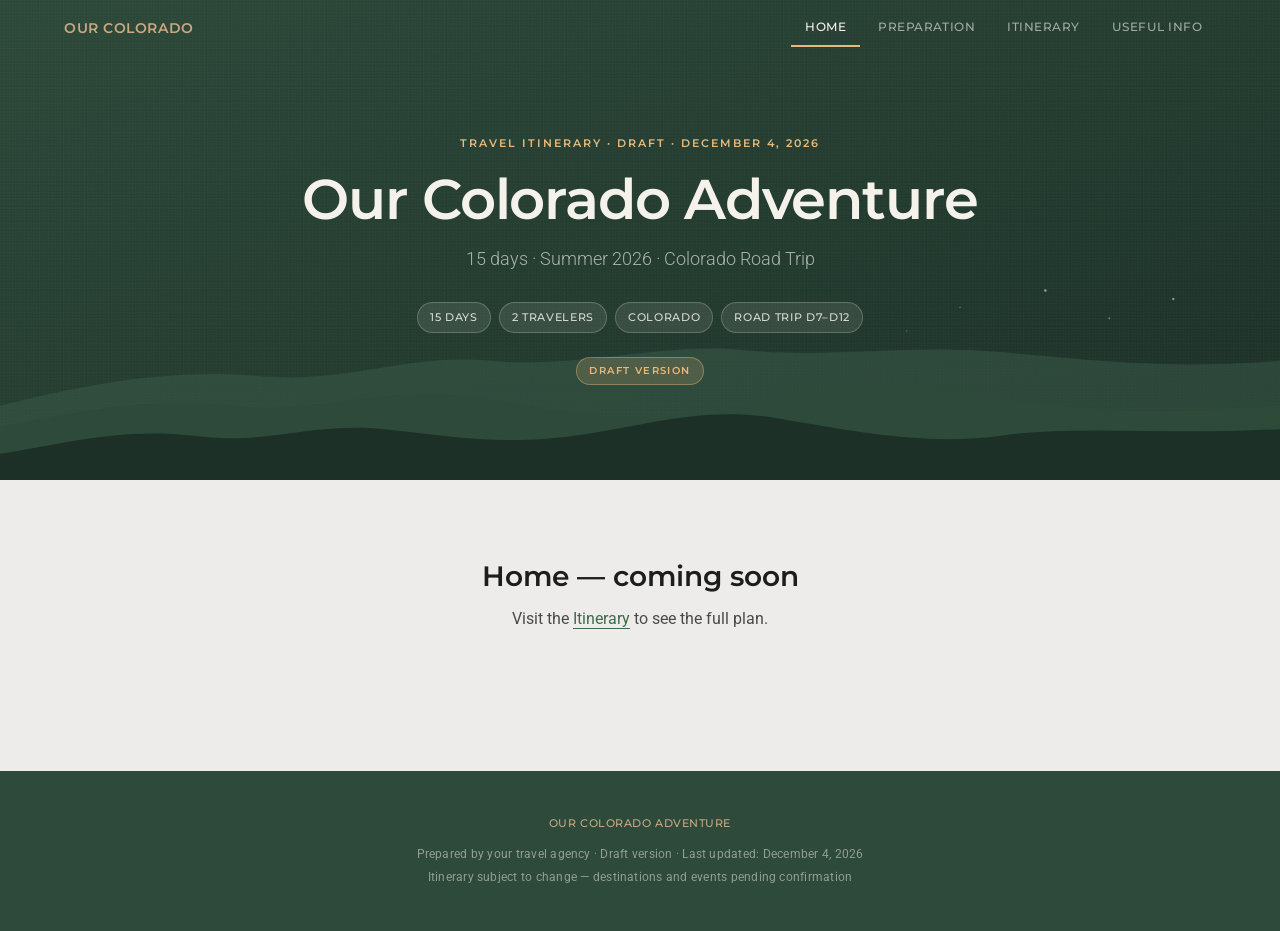
<file: index.html>
<!DOCTYPE html>
<html lang="en">
<head>
  <meta charset="UTF-8">
  <meta name="viewport" content="width=device-width, initial-scale=1.0">
  <title>Our Colorado Adventure — Home</title>
  <link rel="stylesheet" href="css/tokens.css">
  <link rel="stylesheet" href="css/global.css">
</head>
<body>

  <header class="site-nav" id="site-nav">
    <div class="nav-inner">
      <a href="index.html" class="nav-brand">Our Colorado</a>
      <nav class="nav-links">
        <a href="index.html" class="nav-link nav-link--active">Home</a>
        <a href="preparation.html" class="nav-link">Preparation</a>
        <a href="itinerary.html" class="nav-link">Itinerary</a>
        <a href="useful-info.html" class="nav-link">Useful info</a>
      </nav>
      <button class="nav-hamburger" id="nav-hamburger" aria-label="Menu">
        <span></span><span></span><span></span>
      </button>
    </div>
  </header>

  <section class="hero">
    <div class="hero-inner">
      <div class="hero-eyebrow">Travel Itinerary · Draft · <span data-auto-date></span></div>
      <h1>Our Colorado Adventure</h1>
      <p class="hero-subtitle">15 days · Summer 2026 · Colorado Road Trip</p>
      <div class="hero-chips">
        <span class="hero-chip">15 days</span>
        <span class="hero-chip">2 travelers</span>
        <span class="hero-chip">Colorado</span>
        <span class="hero-chip">Road trip D7–D12</span>
      </div>
      <div><span class="hero-badge">Draft version</span></div>
    </div>
    <svg class="hero-mountains"></svg>
  </section>

  <main style="padding: 80px 24px 60px; text-align: center; max-width: 720px; margin: 0 auto;">
    <h2 style="font-family: var(--font-display); font-size: 28px; color: var(--color-text-primary); margin-bottom: 12px;">Home — coming soon</h2>
    <p style="color: var(--color-text-secondary); font-size: 16px;">Visit the <a href="itinerary.html" style="color: var(--color-accent-cta); border-bottom: 1px solid var(--color-accent-cta);">Itinerary</a> to see the full plan.</p>
  </main>

  <footer class="site-footer">
    <p class="footer-accent">Our Colorado Adventure</p>
    <p>Prepared by your travel agency · Draft version · Last updated: <span data-auto-date></span></p>
    <p>Itinerary subject to change — destinations and events pending confirmation</p>
  </footer>

  <script src="js/nav.js"></script>
  <script src="js/hero.js"></script>
  <script>
    const today = new Date().toLocaleDateString('en-US', { year: 'numeric', month: 'long', day: 'numeric' });
    document.querySelectorAll('[data-auto-date]').forEach(n => n.textContent = today);
  </script>
</body>
</html>
</file>
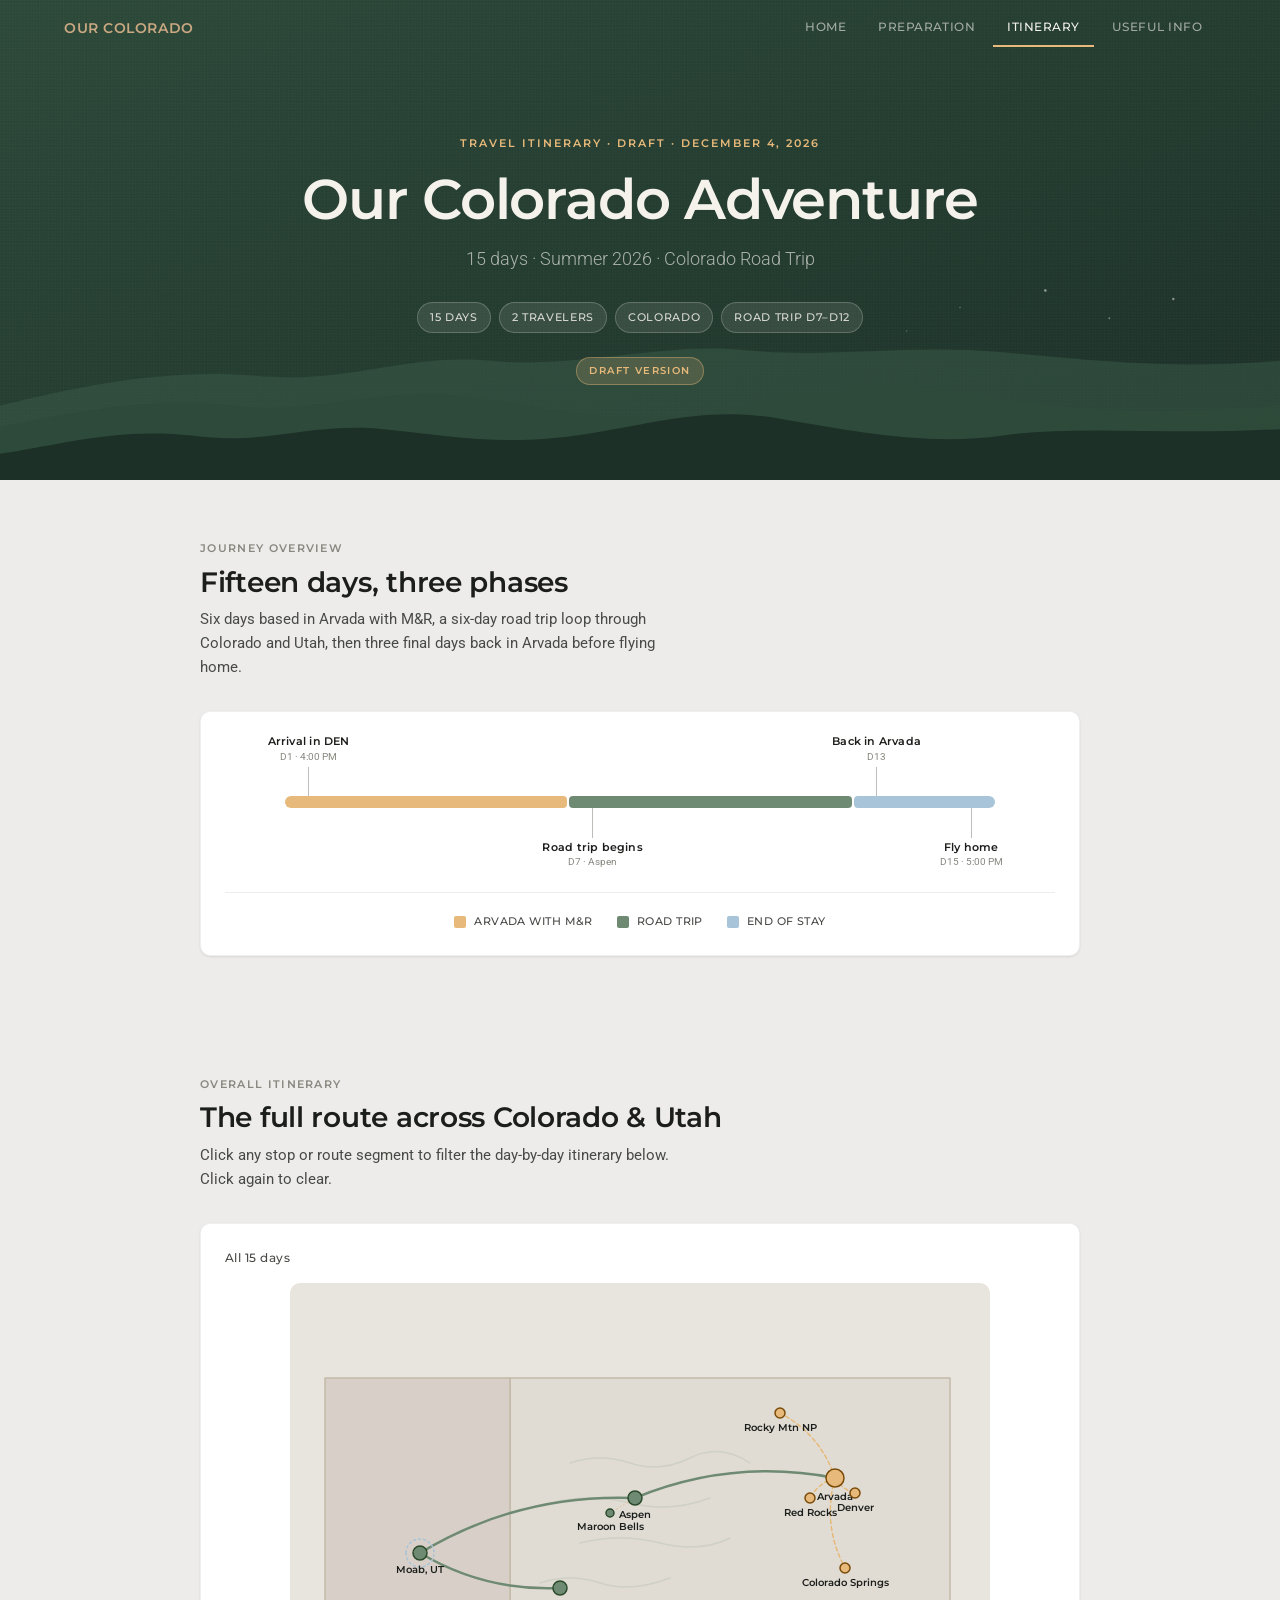
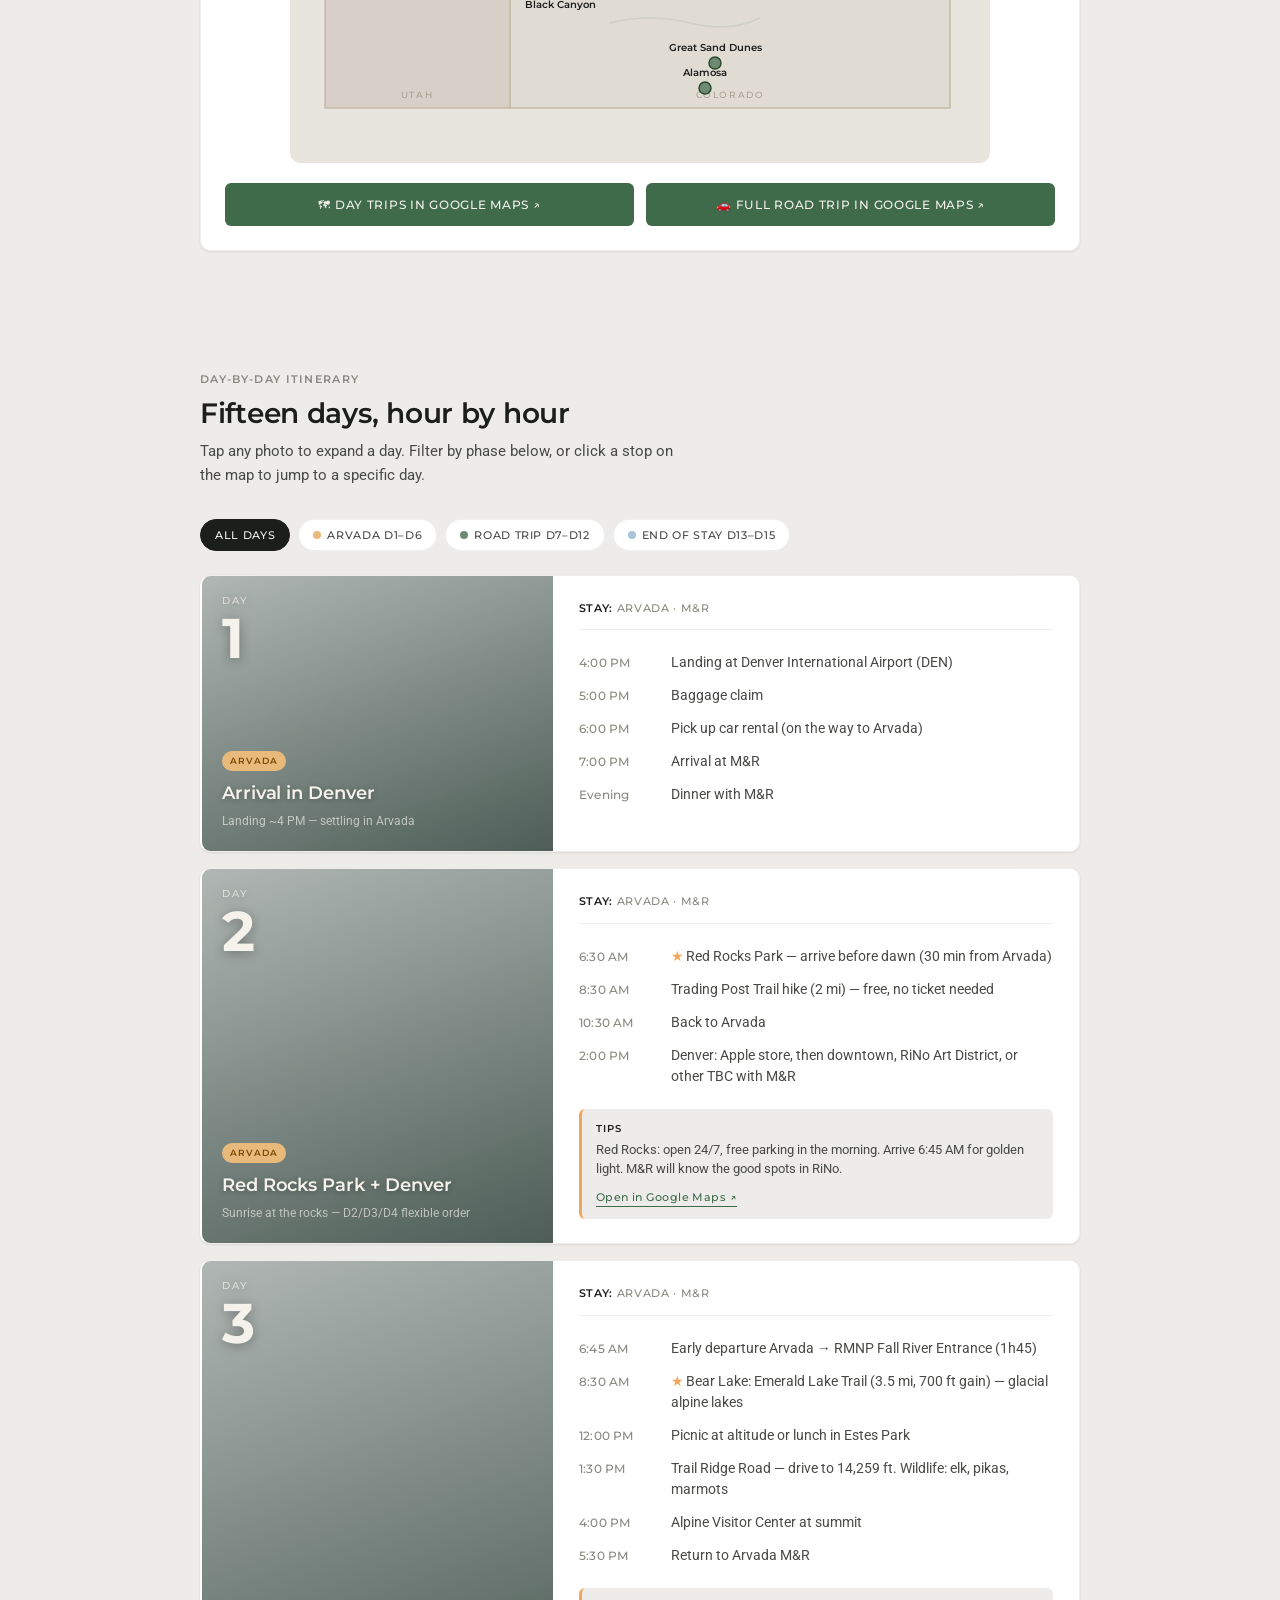
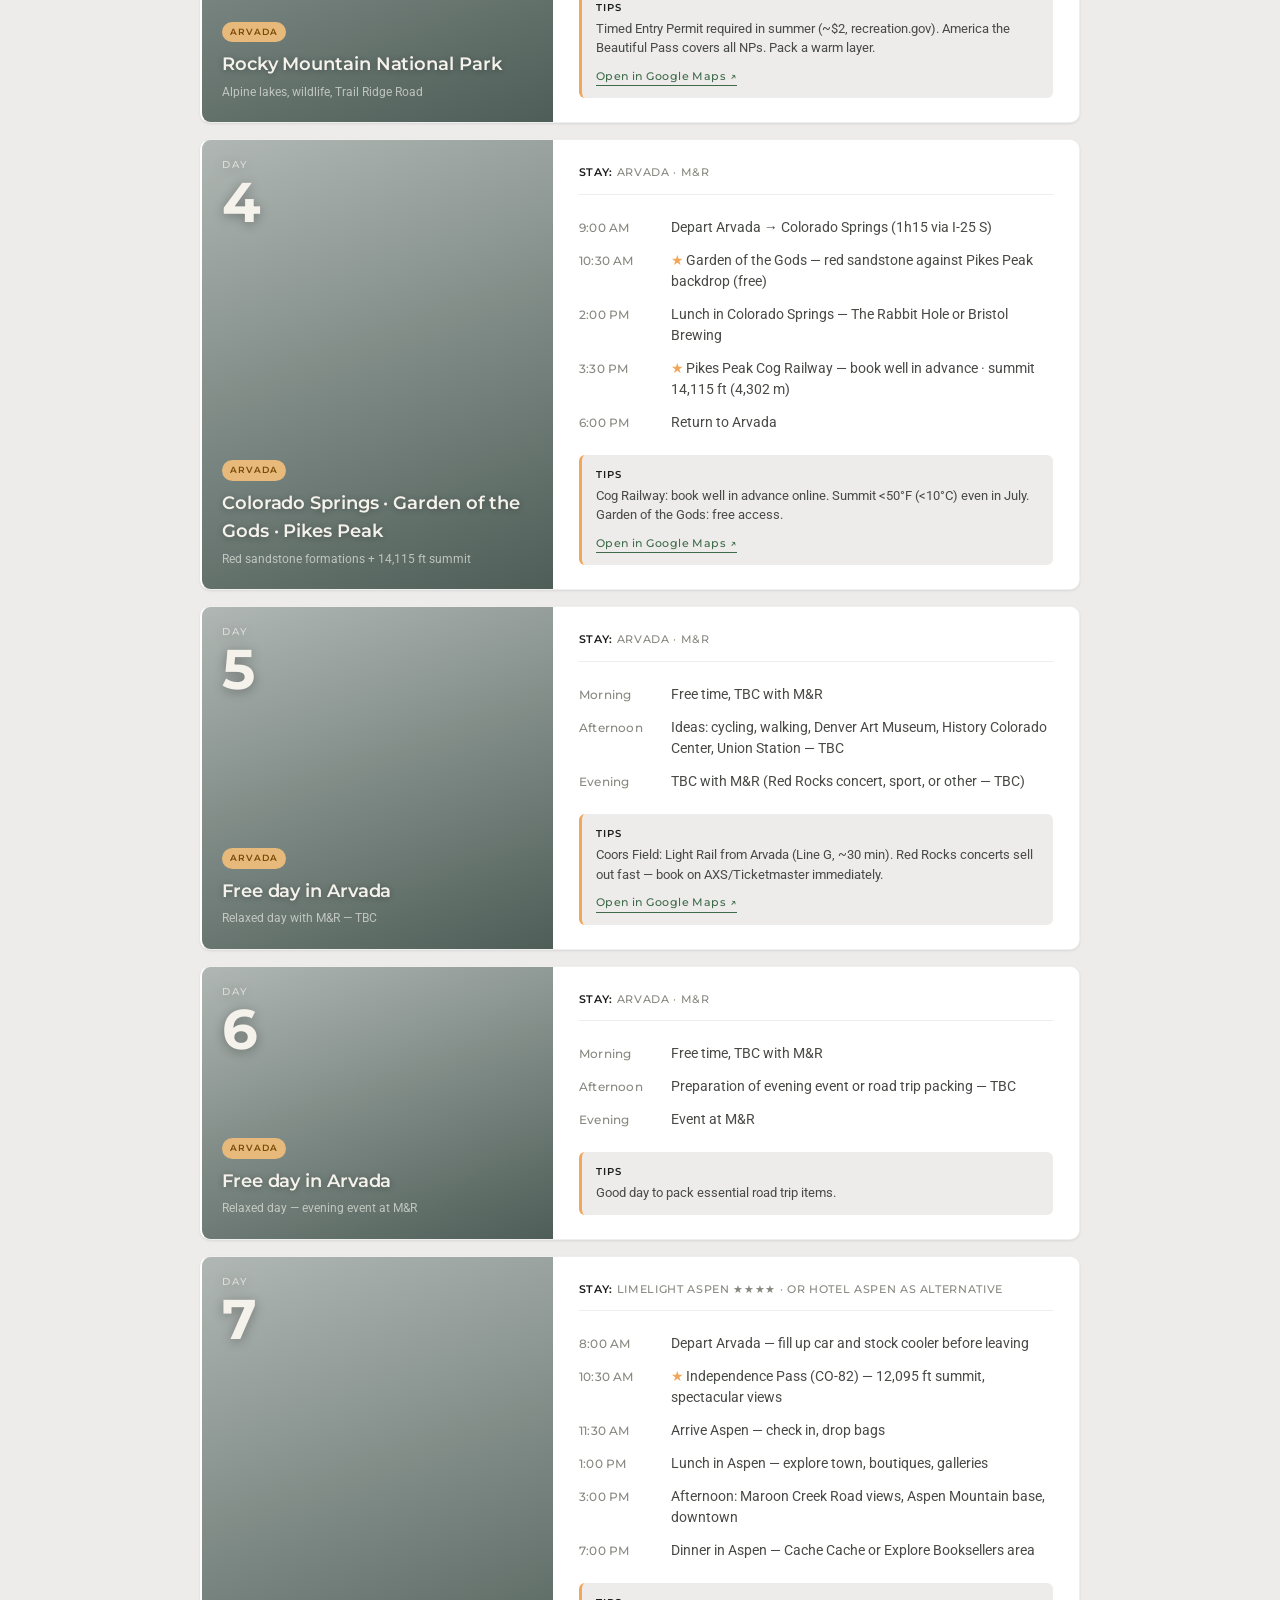
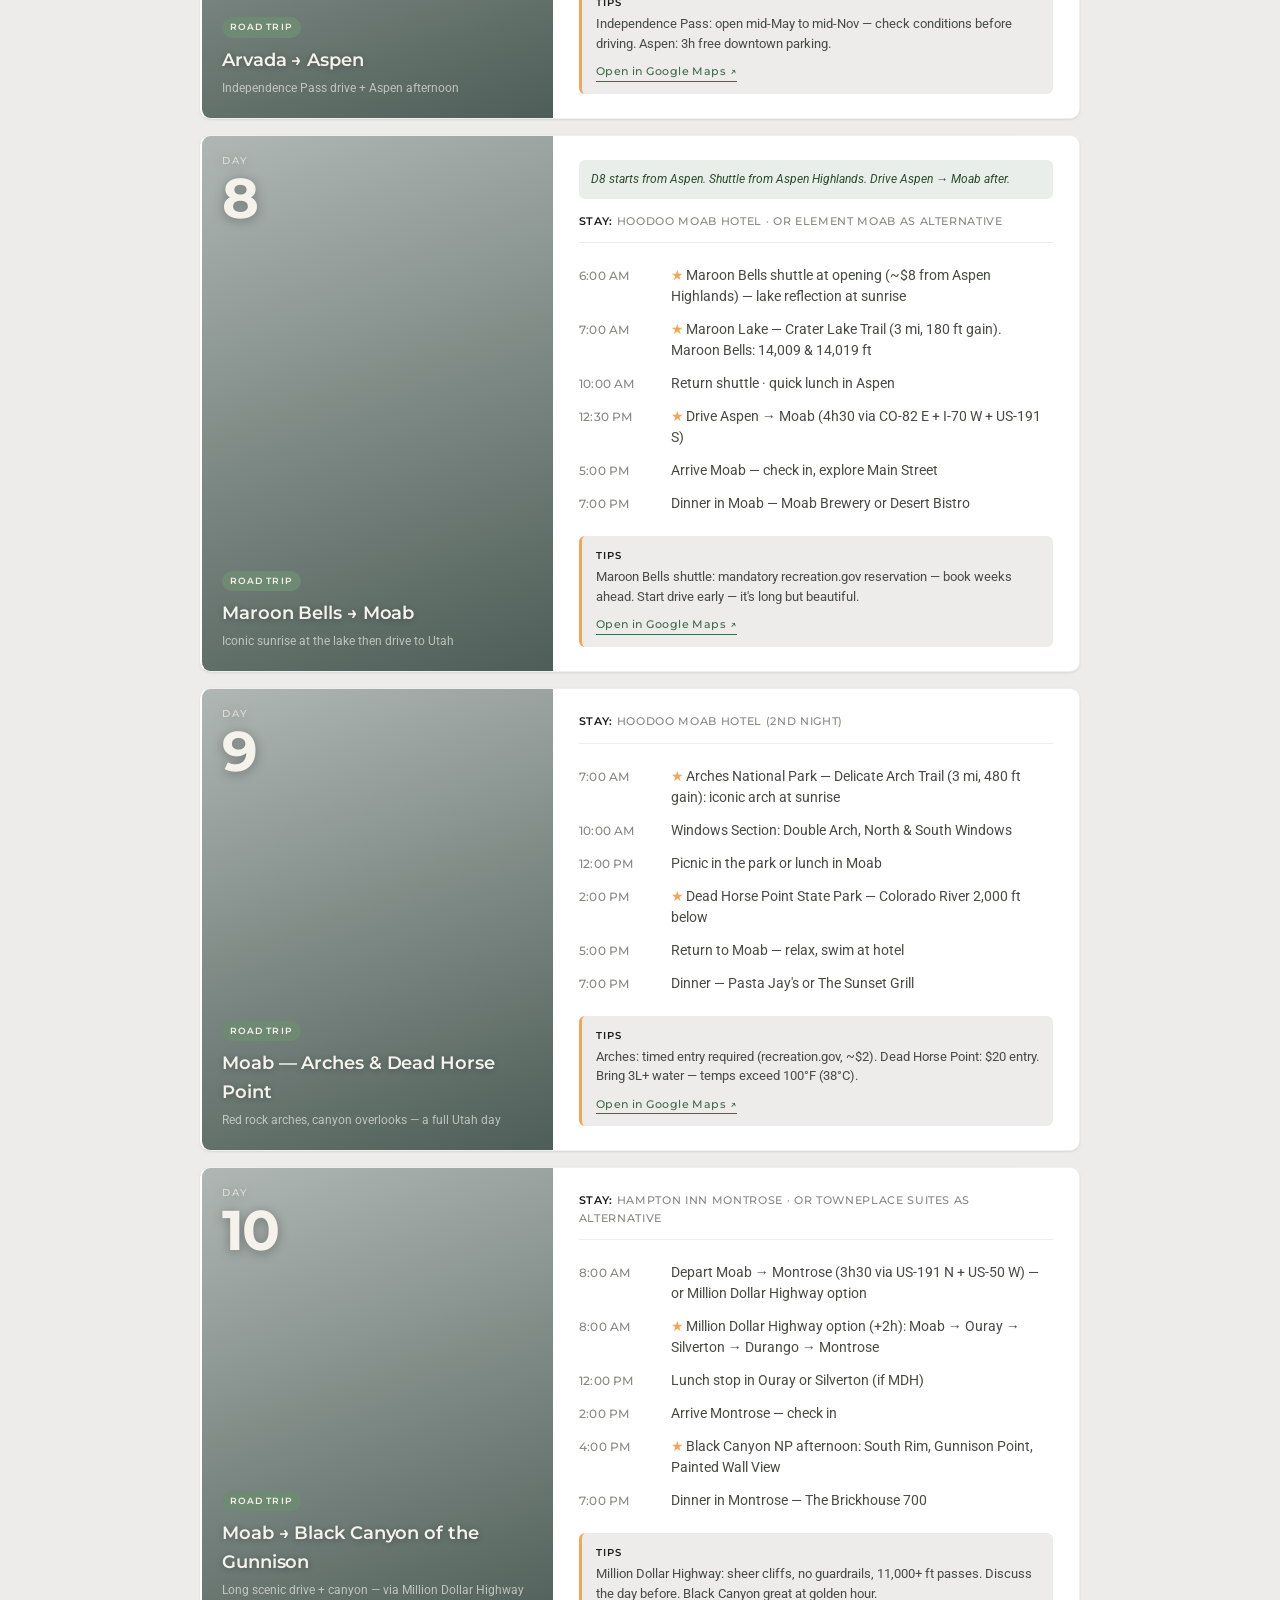
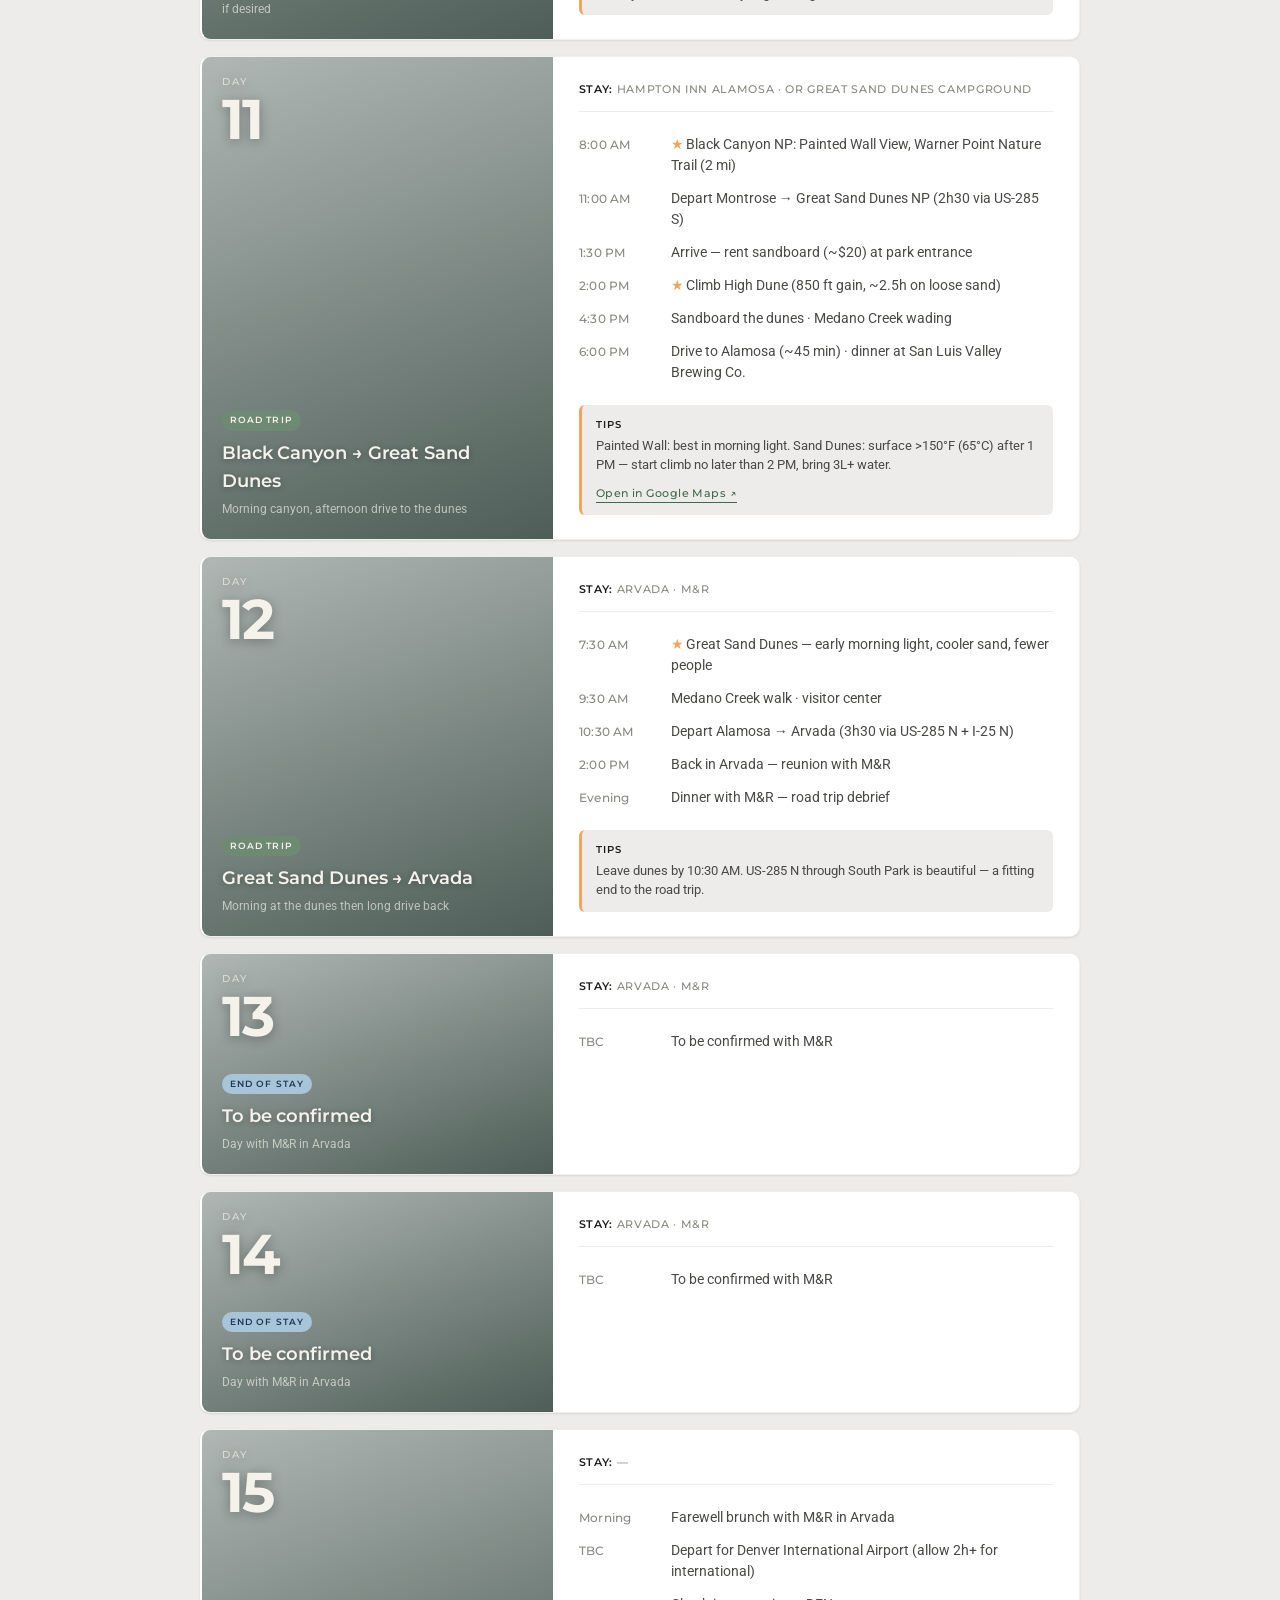
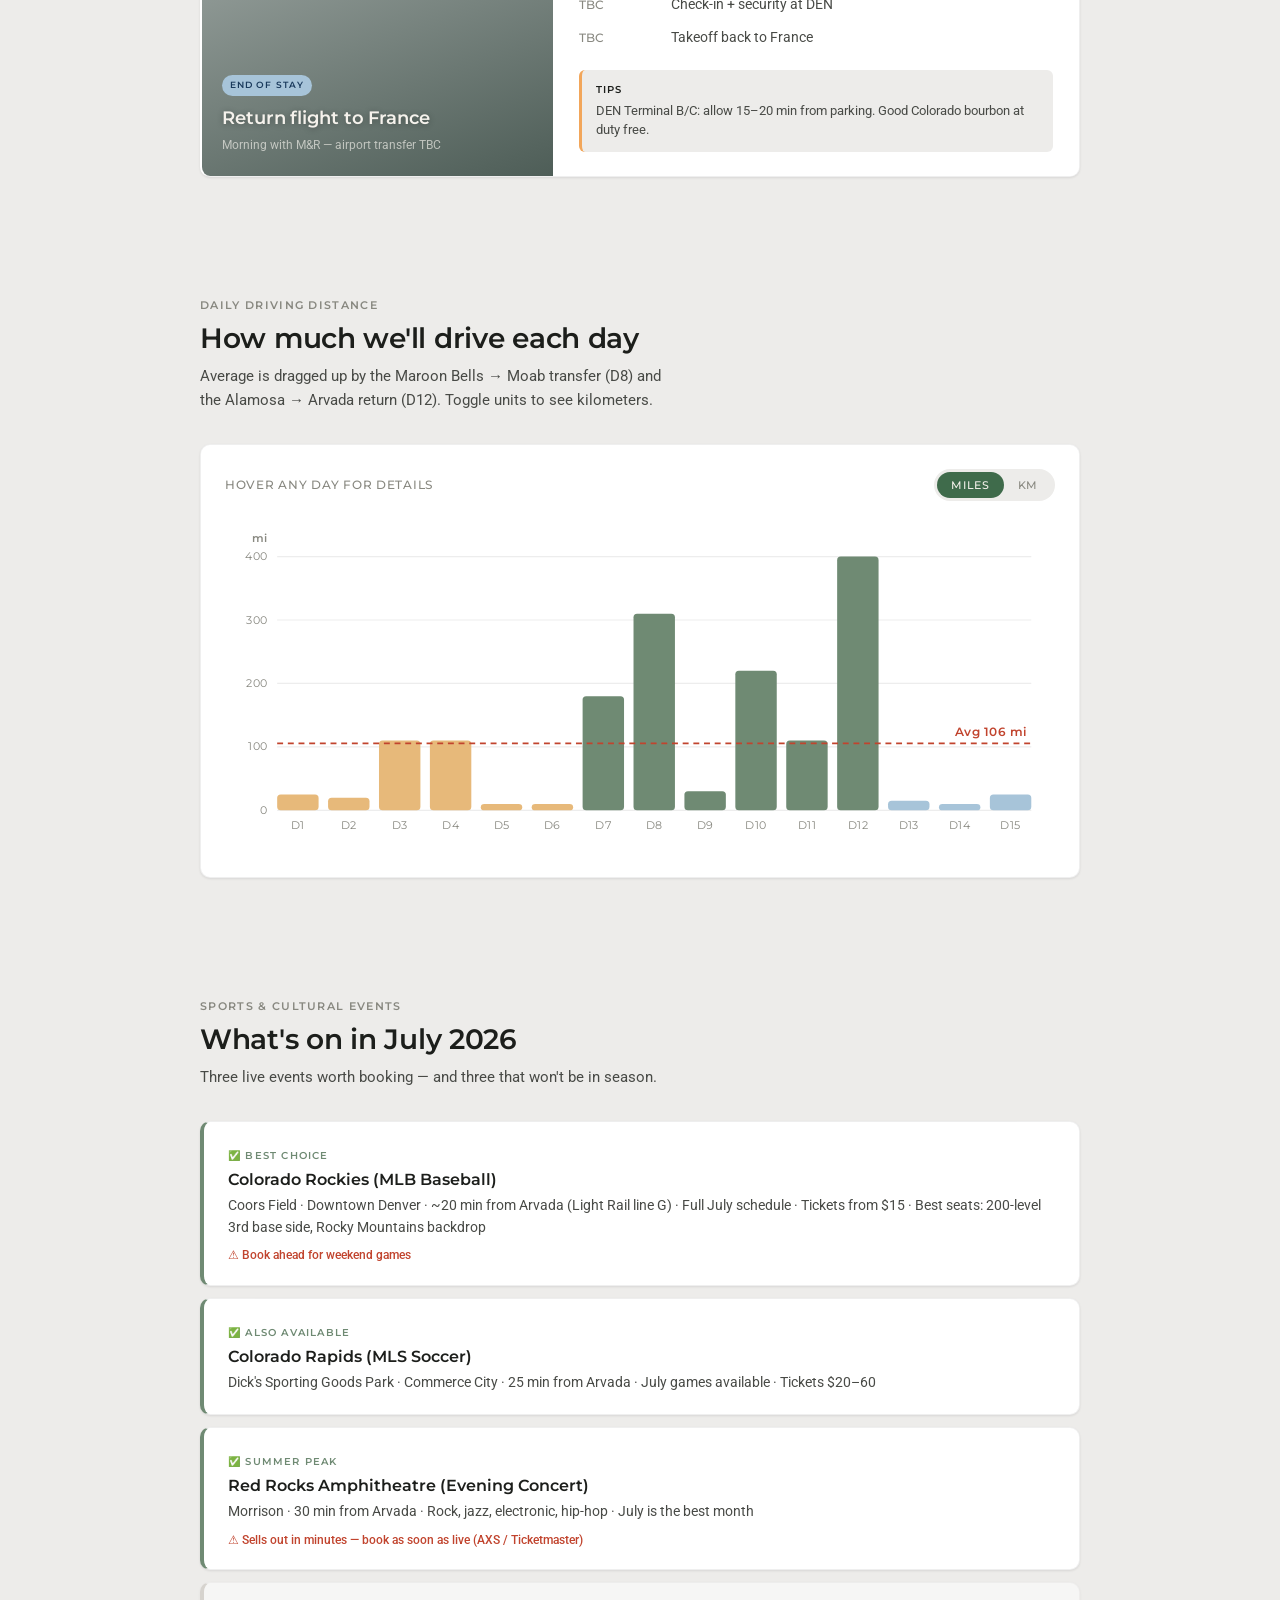
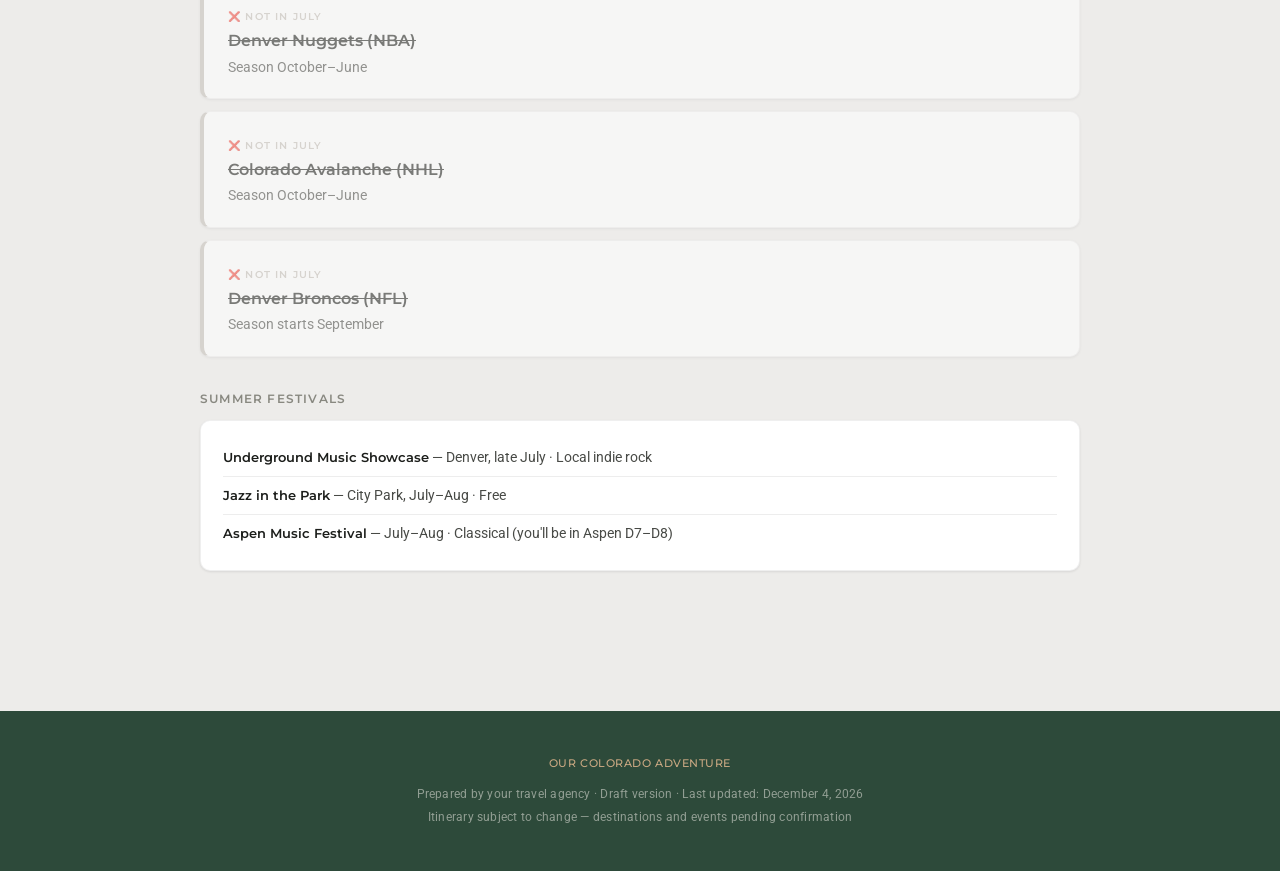
<file: itinerary.html>
<!DOCTYPE html>
<html lang="en">
<head>
  <meta charset="UTF-8">
  <meta name="viewport" content="width=device-width, initial-scale=1.0">
  <title>Our Colorado Adventure — Itinerary</title>
  <link rel="stylesheet" href="css/tokens.css">
  <link rel="stylesheet" href="css/global.css">
  <link rel="stylesheet" href="css/itinerary.css">
</head>
<body>

  <!-- ================== SHARED NAVIGATION ================== -->
  <header class="site-nav" id="site-nav">
    <div class="nav-inner">
      <a href="index.html" class="nav-brand">Our Colorado</a>
      <nav class="nav-links">
        <a href="index.html" class="nav-link">Home</a>
        <a href="preparation.html" class="nav-link">Preparation</a>
        <a href="itinerary.html" class="nav-link nav-link--active">Itinerary</a>
        <a href="useful-info.html" class="nav-link">Useful info</a>
      </nav>
      <button class="nav-hamburger" id="nav-hamburger" aria-label="Menu">
        <span></span><span></span><span></span>
      </button>
    </div>
  </header>

  <!-- ================== HERO ================== -->
  <section class="hero">
    <div class="hero-inner">
      <div class="hero-eyebrow">Travel Itinerary · Draft · <span data-auto-date></span></div>
      <h1>Our Colorado Adventure</h1>
      <p class="hero-subtitle">15 days · Summer 2026 · Colorado Road Trip</p>
      <div class="hero-chips">
        <span class="hero-chip">15 days</span>
        <span class="hero-chip">2 travelers</span>
        <span class="hero-chip">Colorado</span>
        <span class="hero-chip">Road trip D7–D12</span>
      </div>
      <div><span class="hero-badge">Draft version</span></div>
    </div>

    <!-- Layered ridgeline silhouette — populated by js/hero.js -->
    <svg class="hero-mountains"></svg>
  </section>

  <!-- ================== JOURNEY OVERVIEW ================== -->
  <section class="section">
    <div class="page-wrap">
      <div class="section-eyebrow">Journey Overview</div>
      <h2 class="section-title">Fifteen days, three phases</h2>
      <p class="section-sub">Six days based in Arvada with M&amp;R, a six-day road trip loop through Colorado and Utah, then three final days back in Arvada before flying home.</p>

      <div class="overview-card">
        <div class="timeline-strip-wrap">
          <!-- Above-strip annotations: Arrival (D1) + Back in Arvada (D13) -->
          <div class="timeline-annotation timeline-annotation--above" style="left: 3.33%;">
            <span class="label">Arrival in DEN</span>
            <span class="sub">D1 · 4:00 PM</span>
            <span class="conn"></span>
          </div>
          <div class="timeline-annotation timeline-annotation--above" style="left: 83.33%;">
            <span class="label">Back in Arvada</span>
            <span class="sub">D13</span>
            <span class="conn"></span>
          </div>

          <!-- The strip -->
          <div class="timeline-strip">
            <div class="timeline-segment phase-arvada" style="flex: 6;"></div>
            <div class="timeline-segment phase-rt" style="flex: 6;"></div>
            <div class="timeline-segment phase-fin" style="flex: 3;"></div>
          </div>

          <!-- Below-strip annotations: Road trip begins (D7) + Fly home (D15) -->
          <div class="timeline-annotation timeline-annotation--below" style="left: 43.33%;">
            <span class="conn"></span>
            <span class="label">Road trip begins</span>
            <span class="sub">D7 · Aspen</span>
          </div>
          <div class="timeline-annotation timeline-annotation--below" style="left: 96.67%;">
            <span class="conn"></span>
            <span class="label">Fly home</span>
            <span class="sub">D15 · 5:00 PM</span>
          </div>
        </div>

        <div class="overview-legend">
          <div class="overview-legend-item">
            <span class="legend-swatch" style="background: var(--color-phase-arvada);"></span>
            Arvada with M&amp;R
          </div>
          <div class="overview-legend-item">
            <span class="legend-swatch" style="background: var(--color-phase-rt);"></span>
            Road trip
          </div>
          <div class="overview-legend-item">
            <span class="legend-swatch" style="background: var(--color-phase-fin);"></span>
            End of stay
          </div>
        </div>
      </div>
    </div>
  </section>

  <!-- ================== OVERALL ITINERARY — MAP ================== -->
  <section class="section">
    <div class="page-wrap">
      <div class="section-eyebrow">Overall Itinerary</div>
      <h2 class="section-title">The full route across Colorado &amp; Utah</h2>
      <p class="section-sub">Click any stop or route segment to filter the day-by-day itinerary below. Click again to clear.</p>

      <div class="map-card">
        <div class="map-header">
          <div class="map-filter-status" id="map-filter-status">All 15 days</div>
          <button class="map-clear-btn" id="map-clear-btn">Show all days</button>
        </div>

        <div class="map-svg-wrap">
          <svg id="map-svg" class="map-svg" viewBox="0 0 700 480" preserveAspectRatio="xMidYMid meet" aria-label="Colorado road trip map"></svg>
          <div class="map-tooltip" id="map-tooltip"></div>
        </div>

        <div class="map-actions">
          <a class="btn-cta" href="https://www.google.com/maps/dir/Arvada,+CO/Red+Rocks+Park+and+Amphitheatre,+Morrison,+CO/Rocky+Mountain+National+Park,+CO/Garden+of+the+Gods,+Colorado+Springs,+CO/Pikes+Peak,+CO/RiNo+Art+District,+Denver,+CO" target="_blank" rel="noopener">
            🗺 Day trips in Google Maps ↗
          </a>
          <a class="btn-cta" href="https://www.google.com/maps/dir/Arvada,+CO/Aspen,+CO/Moab,+UT/Montrose,+CO/Great+Sand+Dunes+National+Park,+CO/Arvada,+CO" target="_blank" rel="noopener">
            🚗 Full road trip in Google Maps ↗
          </a>
        </div>
      </div>
    </div>
  </section>

  <!-- ================== DAY-BY-DAY ITINERARY ================== -->
  <section class="section">
    <div class="page-wrap">
      <div class="section-eyebrow">Day-by-Day Itinerary</div>
      <h2 class="section-title">Fifteen days, hour by hour</h2>
      <p class="section-sub">Tap any photo to expand a day. Filter by phase below, or click a stop on the map to jump to a specific day.</p>

      <div class="day-filter-tabs">
        <button class="day-tab is-active" data-phase="all">All days</button>
        <button class="day-tab" data-phase="arvada"><span class="dot"></span>Arvada D1–D6</button>
        <button class="day-tab" data-phase="rt"><span class="dot"></span>Road trip D7–D12</button>
        <button class="day-tab" data-phase="fin"><span class="dot"></span>End of stay D13–D15</button>
      </div>

      <div class="day-cards">

        <!-- D1 -->
        <article class="day-card" data-day="D1" data-phase="arvada">
          <div class="day-photo" style="background-image: url('https://lh3.googleusercontent.com/place-photos/AL8-SNGPjZTAmgDMTCh2Uh4zUBbEW9FEdG319eKpd_ZSq_CXxBXPswYUlsSSQDkHZpy9_k69V4WJGmw_9cv84kCZPvvksz0fxWl7tozIE6Bw171c9zNcbIZ_ZhPvVHn7d7oqNj_LjmWJ_z4Zjhoe=s800-w800-h600');">
            <div class="day-photo-overlay">
              <div class="day-num"><small>Day</small>1</div>
              <div class="day-title-block">
                <span class="day-phase-tag">Arvada</span>
                <div class="day-title">Arrival in Denver</div>
                <div class="day-subtitle-mini">Landing ~4 PM — settling in Arvada</div>
              </div>
            </div>
          </div>
          <div class="day-content">
            <div class="day-accommodation"><span class="acc-label">Stay:</span> Arvada · M&amp;R</div>
            <ul class="day-timeline">
              <li><span class="time">4:00 PM</span><span>Landing at Denver International Airport (DEN)</span></li>
              <li><span class="time">5:00 PM</span><span>Baggage claim</span></li>
              <li><span class="time">6:00 PM</span><span>Pick up car rental (on the way to Arvada)</span></li>
              <li><span class="time">7:00 PM</span><span>Arrival at M&amp;R</span></li>
              <li><span class="time">Evening</span><span>Dinner with M&amp;R</span></li>
            </ul>
          </div>
        </article>

        <!-- D2 -->
        <article class="day-card" data-day="D2" data-phase="arvada">
          <div class="day-photo" style="background-image: url('https://lh3.googleusercontent.com/place-photos/AL8-SNF-_3m1YZYwTNk_L1HzystuEpxEaFXbTUtXSsPgRkFWYl010BjqRehANi0SvCO5rOmgd_c19ymFWxeaBGpqeMgAnqDGDIF9atSdskocRbFySDwg_fb5UnSjHBVGFLXupS3M6ZYYxRPUPCcjiQ=s800-w800-h600');">
            <div class="day-photo-overlay">
              <div class="day-num"><small>Day</small>2</div>
              <div class="day-title-block">
                <span class="day-phase-tag">Arvada</span>
                <div class="day-title">Red Rocks Park + Denver</div>
                <div class="day-subtitle-mini">Sunrise at the rocks — D2/D3/D4 flexible order</div>
              </div>
            </div>
          </div>
          <div class="day-content">
            <div class="day-accommodation"><span class="acc-label">Stay:</span> Arvada · M&amp;R</div>
            <ul class="day-timeline">
              <li><span class="time">6:30 AM</span><span><span class="highlight">★</span>Red Rocks Park — arrive before dawn (30 min from Arvada)</span></li>
              <li><span class="time">8:30 AM</span><span>Trading Post Trail hike (2 mi) — free, no ticket needed</span></li>
              <li><span class="time">10:30 AM</span><span>Back to Arvada</span></li>
              <li><span class="time">2:00 PM</span><span>Denver: Apple store, then downtown, RiNo Art District, or other TBC with M&amp;R</span></li>
            </ul>
            <div class="day-tips">
              <strong>Tips</strong>
              Red Rocks: open 24/7, free parking in the morning. Arrive 6:45 AM for golden light. M&amp;R will know the good spots in RiNo.
              <br><a class="day-maps-link" href="https://maps.google.com/?cid=8972268900862187181" target="_blank" rel="noopener">Open in Google Maps ↗</a>
            </div>
          </div>
        </article>

        <!-- D3 -->
        <article class="day-card" data-day="D3" data-phase="arvada">
          <div class="day-photo" style="background-image: url('https://lh3.googleusercontent.com/place-photos/AL8-SNFyfsiYWB7g34empZGadXqdhTvGH3p9NKg1A3OcDmsqR9U800uwfdZONkzIRSJK5DDl4eqSgsKi9v8O6mgxBh_8h4NsRlt7LE9-ld60bB21nMC5mjVUwNTR01NFjz0epKydhYqgyRTFla7-wQ=s800-w800-h600');">
            <div class="day-photo-overlay">
              <div class="day-num"><small>Day</small>3</div>
              <div class="day-title-block">
                <span class="day-phase-tag">Arvada</span>
                <div class="day-title">Rocky Mountain National Park</div>
                <div class="day-subtitle-mini">Alpine lakes, wildlife, Trail Ridge Road</div>
              </div>
            </div>
          </div>
          <div class="day-content">
            <div class="day-accommodation"><span class="acc-label">Stay:</span> Arvada · M&amp;R</div>
            <ul class="day-timeline">
              <li><span class="time">6:45 AM</span><span>Early departure Arvada → RMNP Fall River Entrance (1h45)</span></li>
              <li><span class="time">8:30 AM</span><span><span class="highlight">★</span>Bear Lake: Emerald Lake Trail (3.5 mi, 700 ft gain) — glacial alpine lakes</span></li>
              <li><span class="time">12:00 PM</span><span>Picnic at altitude or lunch in Estes Park</span></li>
              <li><span class="time">1:30 PM</span><span>Trail Ridge Road — drive to 14,259 ft. Wildlife: elk, pikas, marmots</span></li>
              <li><span class="time">4:00 PM</span><span>Alpine Visitor Center at summit</span></li>
              <li><span class="time">5:30 PM</span><span>Return to Arvada M&amp;R</span></li>
            </ul>
            <div class="day-tips">
              <strong>Tips</strong>
              Timed Entry Permit required in summer (~$2, recreation.gov). America the Beautiful Pass covers all NPs. Pack a warm layer.
              <br><a class="day-maps-link" href="https://maps.google.com/?cid=18025638007915053591" target="_blank" rel="noopener">Open in Google Maps ↗</a>
            </div>
          </div>
        </article>

        <!-- D4 -->
        <article class="day-card" data-day="D4" data-phase="arvada">
          <div class="day-photo" style="background-image: url('https://lh3.googleusercontent.com/place-photos/AL8-SNFp8Cb_M___iJB1n5oKbxOrIZvO6XH5oVuJwAsduhczkDIkpNzsGz9i8MVzNZGWCsagAUSegvXlPkKdmBFePh5NDgXaMZ6h1wmsWZfkTpLQU6xN4hVkKbO03i_CpjpfAQCHOwEwlZ6Ry551=s800-w800-h600');">
            <div class="day-photo-overlay">
              <div class="day-num"><small>Day</small>4</div>
              <div class="day-title-block">
                <span class="day-phase-tag">Arvada</span>
                <div class="day-title">Colorado Springs · Garden of the Gods · Pikes Peak</div>
                <div class="day-subtitle-mini">Red sandstone formations + 14,115 ft summit</div>
              </div>
            </div>
          </div>
          <div class="day-content">
            <div class="day-accommodation"><span class="acc-label">Stay:</span> Arvada · M&amp;R</div>
            <ul class="day-timeline">
              <li><span class="time">9:00 AM</span><span>Depart Arvada → Colorado Springs (1h15 via I-25 S)</span></li>
              <li><span class="time">10:30 AM</span><span><span class="highlight">★</span>Garden of the Gods — red sandstone against Pikes Peak backdrop (free)</span></li>
              <li><span class="time">2:00 PM</span><span>Lunch in Colorado Springs — The Rabbit Hole or Bristol Brewing</span></li>
              <li><span class="time">3:30 PM</span><span><span class="highlight">★</span>Pikes Peak Cog Railway — book well in advance · summit 14,115 ft (4,302 m)</span></li>
              <li><span class="time">6:00 PM</span><span>Return to Arvada</span></li>
            </ul>
            <div class="day-tips">
              <strong>Tips</strong>
              Cog Railway: book well in advance online. Summit &lt;50°F (&lt;10°C) even in July. Garden of the Gods: free access.
              <br><a class="day-maps-link" href="https://maps.google.com/?cid=354059590679096747" target="_blank" rel="noopener">Open in Google Maps ↗</a>
            </div>
          </div>
        </article>

        <!-- D5 -->
        <article class="day-card" data-day="D5" data-phase="arvada">
          <div class="day-photo" style="background-image: url('https://lh3.googleusercontent.com/place-photos/AL8-SNGPjZTAmgDMTCh2Uh4zUBbEW9FEdG319eKpd_ZSq_CXxBXPswYUlsSSQDkHZpy9_k69V4WJGmw_9cv84kCZPvvksz0fxWl7tozIE6Bw171c9zNcbIZ_ZhPvVHn7d7oqNj_LjmWJ_z4Zjhoe=s800-w800-h600');">
            <div class="day-photo-overlay">
              <div class="day-num"><small>Day</small>5</div>
              <div class="day-title-block">
                <span class="day-phase-tag">Arvada</span>
                <div class="day-title">Free day in Arvada</div>
                <div class="day-subtitle-mini">Relaxed day with M&amp;R — TBC</div>
              </div>
            </div>
          </div>
          <div class="day-content">
            <div class="day-accommodation"><span class="acc-label">Stay:</span> Arvada · M&amp;R</div>
            <ul class="day-timeline">
              <li><span class="time">Morning</span><span>Free time, TBC with M&amp;R</span></li>
              <li><span class="time">Afternoon</span><span>Ideas: cycling, walking, Denver Art Museum, History Colorado Center, Union Station — TBC</span></li>
              <li><span class="time">Evening</span><span>TBC with M&amp;R (Red Rocks concert, sport, or other — TBC)</span></li>
            </ul>
            <div class="day-tips">
              <strong>Tips</strong>
              Coors Field: Light Rail from Arvada (Line G, ~30 min). Red Rocks concerts sell out fast — book on AXS/Ticketmaster immediately.
              <br><a class="day-maps-link" href="https://maps.google.com/?cid=15868884246367364344" target="_blank" rel="noopener">Open in Google Maps ↗</a>
            </div>
          </div>
        </article>

        <!-- D6 -->
        <article class="day-card" data-day="D6" data-phase="arvada">
          <div class="day-photo" style="background-image: url('https://lh3.googleusercontent.com/place-photos/AL8-SNESErL4e0sf2qsr014XbmbzZowC2fE5rbct7sSrOQxTMa-YPVrhBajH72bkm_u-uwpfbwfNkUpBw2bI6SH7ml9JDhDXO3wXOcOU3GJa2-YS3bXxXymk-flhClCc9o8mqvR1HNcM_DNw5w_ZwOc=s800-w800-h600');">
            <div class="day-photo-overlay">
              <div class="day-num"><small>Day</small>6</div>
              <div class="day-title-block">
                <span class="day-phase-tag">Arvada</span>
                <div class="day-title">Free day in Arvada</div>
                <div class="day-subtitle-mini">Relaxed day — evening event at M&amp;R</div>
              </div>
            </div>
          </div>
          <div class="day-content">
            <div class="day-accommodation"><span class="acc-label">Stay:</span> Arvada · M&amp;R</div>
            <ul class="day-timeline">
              <li><span class="time">Morning</span><span>Free time, TBC with M&amp;R</span></li>
              <li><span class="time">Afternoon</span><span>Preparation of evening event or road trip packing — TBC</span></li>
              <li><span class="time">Evening</span><span>Event at M&amp;R</span></li>
            </ul>
            <div class="day-tips">
              <strong>Tips</strong>
              Good day to pack essential road trip items.
            </div>
          </div>
        </article>

        <!-- D7 -->
        <article class="day-card" data-day="D7" data-phase="rt">
          <div class="day-photo" style="background-image: url('https://lh3.googleusercontent.com/place-photos/AL8-SNEmMJIP0wVaTaCYg7udDwh3VOE4aXk-sHx8jN1AO1TTWSXNOdBjB-GcZIXdFqjsoTOCmbmPuuoYlAPj_cAnv1wPfDEgrref4kv1WmXh9R1ua5Ba9RRECiAtMfVcvs8-ZKLwlRT7jAiUZfiOtA=s800-w800-h600');">
            <div class="day-photo-overlay">
              <div class="day-num"><small>Day</small>7</div>
              <div class="day-title-block">
                <span class="day-phase-tag">Road trip</span>
                <div class="day-title">Arvada → Aspen</div>
                <div class="day-subtitle-mini">Independence Pass drive + Aspen afternoon</div>
              </div>
            </div>
          </div>
          <div class="day-content">
            <div class="day-accommodation"><span class="acc-label">Stay:</span> Limelight Aspen ★★★★ · or Hotel Aspen as alternative</div>
            <ul class="day-timeline">
              <li><span class="time">8:00 AM</span><span>Depart Arvada — fill up car and stock cooler before leaving</span></li>
              <li><span class="time">10:30 AM</span><span><span class="highlight">★</span>Independence Pass (CO-82) — 12,095 ft summit, spectacular views</span></li>
              <li><span class="time">11:30 AM</span><span>Arrive Aspen — check in, drop bags</span></li>
              <li><span class="time">1:00 PM</span><span>Lunch in Aspen — explore town, boutiques, galleries</span></li>
              <li><span class="time">3:00 PM</span><span>Afternoon: Maroon Creek Road views, Aspen Mountain base, downtown</span></li>
              <li><span class="time">7:00 PM</span><span>Dinner in Aspen — Cache Cache or Explore Booksellers area</span></li>
            </ul>
            <div class="day-tips">
              <strong>Tips</strong>
              Independence Pass: open mid-May to mid-Nov — check conditions before driving. Aspen: 3h free downtown parking.
              <br><a class="day-maps-link" href="https://maps.google.com/?cid=14628577093097438748" target="_blank" rel="noopener">Open in Google Maps ↗</a>
            </div>
          </div>
        </article>

        <!-- D8 -->
        <article class="day-card" data-day="D8" data-phase="rt">
          <div class="day-photo" style="background-image: url('https://lh3.googleusercontent.com/place-photos/AL8-SNEmMJIP0wVaTaCYg7udDwh3VOE4aXk-sHx8jN1AO1TTWSXNOdBjB-GcZIXdFqjsoTOCmbmPuuoYlAPj_cAnv1wPfDEgrref4kv1WmXh9R1ua5Ba9RRECiAtMfVcvs8-ZKLwlRT7jAiUZfiOtA=s800-w800-h600');">
            <div class="day-photo-overlay">
              <div class="day-num"><small>Day</small>8</div>
              <div class="day-title-block">
                <span class="day-phase-tag">Road trip</span>
                <div class="day-title">Maroon Bells → Moab</div>
                <div class="day-subtitle-mini">Iconic sunrise at the lake then drive to Utah</div>
              </div>
            </div>
          </div>
          <div class="day-content">
            <div class="day-note">D8 starts from Aspen. Shuttle from Aspen Highlands. Drive Aspen → Moab after.</div>
            <div class="day-accommodation"><span class="acc-label">Stay:</span> Hoodoo Moab Hotel · or Element Moab as alternative</div>
            <ul class="day-timeline">
              <li><span class="time">6:00 AM</span><span><span class="highlight">★</span>Maroon Bells shuttle at opening (~$8 from Aspen Highlands) — lake reflection at sunrise</span></li>
              <li><span class="time">7:00 AM</span><span><span class="highlight">★</span>Maroon Lake — Crater Lake Trail (3 mi, 180 ft gain). Maroon Bells: 14,009 &amp; 14,019 ft</span></li>
              <li><span class="time">10:00 AM</span><span>Return shuttle · quick lunch in Aspen</span></li>
              <li><span class="time">12:30 PM</span><span><span class="highlight">★</span>Drive Aspen → Moab (4h30 via CO-82 E + I-70 W + US-191 S)</span></li>
              <li><span class="time">5:00 PM</span><span>Arrive Moab — check in, explore Main Street</span></li>
              <li><span class="time">7:00 PM</span><span>Dinner in Moab — Moab Brewery or Desert Bistro</span></li>
            </ul>
            <div class="day-tips">
              <strong>Tips</strong>
              Maroon Bells shuttle: mandatory recreation.gov reservation — book weeks ahead. Start drive early — it's long but beautiful.
              <br><a class="day-maps-link" href="https://maps.google.com/?cid=3098353913372031943" target="_blank" rel="noopener">Open in Google Maps ↗</a>
            </div>
          </div>
        </article>

        <!-- D9 -->
        <article class="day-card" data-day="D9" data-phase="rt">
          <div class="day-photo" style="background-image: url('https://lh3.googleusercontent.com/place-photos/AL8-SNE9Zi7FwtoMDgfyAivOCVJIA14dTUiVaJ1H_2e6ZSG4nPLqfj1hTObt8XqHy8SXcs7ahoyDkLQjbdSbbrc9JQPO7meJ5zlIsIPq2CZtP8vWMN3JdGax19oxOvLgS8CJqXdqNrNNls1suAQ8xnQ=s800-w800-h600');">
            <div class="day-photo-overlay">
              <div class="day-num"><small>Day</small>9</div>
              <div class="day-title-block">
                <span class="day-phase-tag">Road trip</span>
                <div class="day-title">Moab — Arches &amp; Dead Horse Point</div>
                <div class="day-subtitle-mini">Red rock arches, canyon overlooks — a full Utah day</div>
              </div>
            </div>
          </div>
          <div class="day-content">
            <div class="day-accommodation"><span class="acc-label">Stay:</span> Hoodoo Moab Hotel (2nd night)</div>
            <ul class="day-timeline">
              <li><span class="time">7:00 AM</span><span><span class="highlight">★</span>Arches National Park — Delicate Arch Trail (3 mi, 480 ft gain): iconic arch at sunrise</span></li>
              <li><span class="time">10:00 AM</span><span>Windows Section: Double Arch, North &amp; South Windows</span></li>
              <li><span class="time">12:00 PM</span><span>Picnic in the park or lunch in Moab</span></li>
              <li><span class="time">2:00 PM</span><span><span class="highlight">★</span>Dead Horse Point State Park — Colorado River 2,000 ft below</span></li>
              <li><span class="time">5:00 PM</span><span>Return to Moab — relax, swim at hotel</span></li>
              <li><span class="time">7:00 PM</span><span>Dinner — Pasta Jay's or The Sunset Grill</span></li>
            </ul>
            <div class="day-tips">
              <strong>Tips</strong>
              Arches: timed entry required (recreation.gov, ~$2). Dead Horse Point: $20 entry. Bring 3L+ water — temps exceed 100°F (38°C).
              <br><a class="day-maps-link" href="https://maps.google.com/?cid=4553656623816346556" target="_blank" rel="noopener">Open in Google Maps ↗</a>
            </div>
          </div>
        </article>

        <!-- D10 -->
        <article class="day-card" data-day="D10" data-phase="rt">
          <div class="day-photo" style="background-image: url('https://lh3.googleusercontent.com/place-photos/AL8-SNGxeiGMedZ18cHE3blg5yUFHXpe7Mdi564lOZXSQXoQPxDMmD-SrDJ2vmbchS2Q9nsyfkYGl3H1TnemZS0tSs4iyjLK0sFe7lGaUvIWQGMdsM2YaImWRVvPBJe3jxqmRozKzYCAQYwUTlwyOQ=s800-w800-h600');">
            <div class="day-photo-overlay">
              <div class="day-num"><small>Day</small>10</div>
              <div class="day-title-block">
                <span class="day-phase-tag">Road trip</span>
                <div class="day-title">Moab → Black Canyon of the Gunnison</div>
                <div class="day-subtitle-mini">Long scenic drive + canyon — via Million Dollar Highway if desired</div>
              </div>
            </div>
          </div>
          <div class="day-content">
            <div class="day-accommodation"><span class="acc-label">Stay:</span> Hampton Inn Montrose · or TownePlace Suites as alternative</div>
            <ul class="day-timeline">
              <li><span class="time">8:00 AM</span><span>Depart Moab → Montrose (3h30 via US-191 N + US-50 W) — or Million Dollar Highway option</span></li>
              <li><span class="time">8:00 AM</span><span><span class="highlight">★</span>Million Dollar Highway option (+2h): Moab → Ouray → Silverton → Durango → Montrose</span></li>
              <li><span class="time">12:00 PM</span><span>Lunch stop in Ouray or Silverton (if MDH)</span></li>
              <li><span class="time">2:00 PM</span><span>Arrive Montrose — check in</span></li>
              <li><span class="time">4:00 PM</span><span><span class="highlight">★</span>Black Canyon NP afternoon: South Rim, Gunnison Point, Painted Wall View</span></li>
              <li><span class="time">7:00 PM</span><span>Dinner in Montrose — The Brickhouse 700</span></li>
            </ul>
            <div class="day-tips">
              <strong>Tips</strong>
              Million Dollar Highway: sheer cliffs, no guardrails, 11,000+ ft passes. Discuss the day before. Black Canyon great at golden hour.
            </div>
          </div>
        </article>

        <!-- D11 -->
        <article class="day-card" data-day="D11" data-phase="rt">
          <div class="day-photo" style="background-image: url('https://lh3.googleusercontent.com/place-photos/AL8-SNE9Zi7FwtoMDgfyAivOCVJIA14dTUiVaJ1H_2e6ZSG4nPLqfj1hTObt8XqHy8SXcs7ahoyDkLQjbdSbbrc9JQPO7meJ5zlIsIPq2CZtP8vWMN3JdGax19oxOvLgS8CJqXdqNrNNls1suAQ8xnQ=s800-w800-h600');">
            <div class="day-photo-overlay">
              <div class="day-num"><small>Day</small>11</div>
              <div class="day-title-block">
                <span class="day-phase-tag">Road trip</span>
                <div class="day-title">Black Canyon → Great Sand Dunes</div>
                <div class="day-subtitle-mini">Morning canyon, afternoon drive to the dunes</div>
              </div>
            </div>
          </div>
          <div class="day-content">
            <div class="day-accommodation"><span class="acc-label">Stay:</span> Hampton Inn Alamosa · or Great Sand Dunes campground</div>
            <ul class="day-timeline">
              <li><span class="time">8:00 AM</span><span><span class="highlight">★</span>Black Canyon NP: Painted Wall View, Warner Point Nature Trail (2 mi)</span></li>
              <li><span class="time">11:00 AM</span><span>Depart Montrose → Great Sand Dunes NP (2h30 via US-285 S)</span></li>
              <li><span class="time">1:30 PM</span><span>Arrive — rent sandboard (~$20) at park entrance</span></li>
              <li><span class="time">2:00 PM</span><span><span class="highlight">★</span>Climb High Dune (850 ft gain, ~2.5h on loose sand)</span></li>
              <li><span class="time">4:30 PM</span><span>Sandboard the dunes · Medano Creek wading</span></li>
              <li><span class="time">6:00 PM</span><span>Drive to Alamosa (~45 min) · dinner at San Luis Valley Brewing Co.</span></li>
            </ul>
            <div class="day-tips">
              <strong>Tips</strong>
              Painted Wall: best in morning light. Sand Dunes: surface &gt;150°F (65°C) after 1 PM — start climb no later than 2 PM, bring 3L+ water.
              <br><a class="day-maps-link" href="https://maps.google.com/?cid=3735614441309307865" target="_blank" rel="noopener">Open in Google Maps ↗</a>
            </div>
          </div>
        </article>

        <!-- D12 -->
        <article class="day-card" data-day="D12" data-phase="rt">
          <div class="day-photo" style="background-image: url('https://lh3.googleusercontent.com/place-photos/AL8-SNE9Zi7FwtoMDgfyAivOCVJIA14dTUiVaJ1H_2e6ZSG4nPLqfj1hTObt8XqHy8SXcs7ahoyDkLQjbdSbbrc9JQPO7meJ5zlIsIPq2CZtP8vWMN3JdGax19oxOvLgS8CJqXdqNrNNls1suAQ8xnQ=s800-w800-h600');">
            <div class="day-photo-overlay">
              <div class="day-num"><small>Day</small>12</div>
              <div class="day-title-block">
                <span class="day-phase-tag">Road trip</span>
                <div class="day-title">Great Sand Dunes → Arvada</div>
                <div class="day-subtitle-mini">Morning at the dunes then long drive back</div>
              </div>
            </div>
          </div>
          <div class="day-content">
            <div class="day-accommodation"><span class="acc-label">Stay:</span> Arvada · M&amp;R</div>
            <ul class="day-timeline">
              <li><span class="time">7:30 AM</span><span><span class="highlight">★</span>Great Sand Dunes — early morning light, cooler sand, fewer people</span></li>
              <li><span class="time">9:30 AM</span><span>Medano Creek walk · visitor center</span></li>
              <li><span class="time">10:30 AM</span><span>Depart Alamosa → Arvada (3h30 via US-285 N + I-25 N)</span></li>
              <li><span class="time">2:00 PM</span><span>Back in Arvada — reunion with M&amp;R</span></li>
              <li><span class="time">Evening</span><span>Dinner with M&amp;R — road trip debrief</span></li>
            </ul>
            <div class="day-tips">
              <strong>Tips</strong>
              Leave dunes by 10:30 AM. US-285 N through South Park is beautiful — a fitting end to the road trip.
            </div>
          </div>
        </article>

        <!-- D13 -->
        <article class="day-card" data-day="D13" data-phase="fin">
          <div class="day-photo" style="background-image: url('https://lh3.googleusercontent.com/place-photos/AL8-SNGRtmZarTUU-J4Ip6789J0bFm2Tj953BgsLxzphk4hlT4sMV_xJ2ly9va760znFt-FYzHWQ5B1Ykl6mL6woV-Es1fjiB4TJljhcD2X3b3pYWsYIwyX4j1Ny_Ehp8Fla3YZl8XQvb75ypauthQ=s800-w800-h600');">
            <div class="day-photo-overlay">
              <div class="day-num"><small>Day</small>13</div>
              <div class="day-title-block">
                <span class="day-phase-tag">End of stay</span>
                <div class="day-title">To be confirmed</div>
                <div class="day-subtitle-mini">Day with M&amp;R in Arvada</div>
              </div>
            </div>
          </div>
          <div class="day-content">
            <div class="day-accommodation"><span class="acc-label">Stay:</span> Arvada · M&amp;R</div>
            <ul class="day-timeline">
              <li><span class="time">TBC</span><span>To be confirmed with M&amp;R</span></li>
            </ul>
          </div>
        </article>

        <!-- D14 -->
        <article class="day-card" data-day="D14" data-phase="fin">
          <div class="day-photo" style="background-image: url('https://lh3.googleusercontent.com/place-photos/AL8-SNF-_3m1YZYwTNk_L1HzystuEpxEaFXbTUtXSsPgRkFWYl010BjqRehANi0SvCO5rOmgd_c19ymFWxeaBGpqeMgAnqDGDIF9atSdskocRbFySDwg_fb5UnSjHBVGFLXupS3M6ZYYxRPUPCcjiQ=s800-w800-h600');">
            <div class="day-photo-overlay">
              <div class="day-num"><small>Day</small>14</div>
              <div class="day-title-block">
                <span class="day-phase-tag">End of stay</span>
                <div class="day-title">To be confirmed</div>
                <div class="day-subtitle-mini">Day with M&amp;R in Arvada</div>
              </div>
            </div>
          </div>
          <div class="day-content">
            <div class="day-accommodation"><span class="acc-label">Stay:</span> Arvada · M&amp;R</div>
            <ul class="day-timeline">
              <li><span class="time">TBC</span><span>To be confirmed with M&amp;R</span></li>
            </ul>
          </div>
        </article>

        <!-- D15 -->
        <article class="day-card" data-day="D15" data-phase="fin">
          <div class="day-photo" style="background-image: url('https://lh3.googleusercontent.com/place-photos/AL8-SNGPjZTAmgDMTCh2Uh4zUBbEW9FEdG319eKpd_ZSq_CXxBXPswYUlsSSQDkHZpy9_k69V4WJGmw_9cv84kCZPvvksz0fxWl7tozIE6Bw171c9zNcbIZ_ZhPvVHn7d7oqNj_LjmWJ_z4Zjhoe=s800-w800-h600');">
            <div class="day-photo-overlay">
              <div class="day-num"><small>Day</small>15</div>
              <div class="day-title-block">
                <span class="day-phase-tag">End of stay</span>
                <div class="day-title">Return flight to France</div>
                <div class="day-subtitle-mini">Morning with M&amp;R — airport transfer TBC</div>
              </div>
            </div>
          </div>
          <div class="day-content">
            <div class="day-accommodation"><span class="acc-label">Stay:</span> —</div>
            <ul class="day-timeline">
              <li><span class="time">Morning</span><span>Farewell brunch with M&amp;R in Arvada</span></li>
              <li><span class="time">TBC</span><span>Depart for Denver International Airport (allow 2h+ for international)</span></li>
              <li><span class="time">TBC</span><span>Check-in + security at DEN</span></li>
              <li><span class="time">TBC</span><span>Takeoff back to France</span></li>
            </ul>
            <div class="day-tips">
              <strong>Tips</strong>
              DEN Terminal B/C: allow 15–20 min from parking. Good Colorado bourbon at duty free.
            </div>
          </div>
        </article>

      </div>
    </div>
  </section>

  <!-- ================== DAILY DRIVING DISTANCE ================== -->
  <section class="section">
    <div class="page-wrap">
      <div class="section-eyebrow">Daily Driving Distance</div>
      <h2 class="section-title">How much we'll drive each day</h2>
      <p class="section-sub">Average is dragged up by the Maroon Bells → Moab transfer (D8) and the Alamosa → Arvada return (D12). Toggle units to see kilometers.</p>

      <div class="chart-card">
        <div class="chart-header">
          <div style="font-family: var(--font-display); font-size: 12px; font-weight: 500; letter-spacing: 0.06em; text-transform: uppercase; color: var(--color-text-muted);">Hover any day for details</div>
          <div class="unit-toggle">
            <button class="is-active" data-unit="mi">Miles</button>
            <button data-unit="km">Km</button>
          </div>
        </div>
        <div class="chart-svg-wrap">
          <svg id="chart-svg" class="chart-svg" aria-label="Daily driving distance chart"></svg>
          <div class="chart-tooltip" id="chart-tooltip"></div>
        </div>
      </div>
    </div>
  </section>

  <!-- ================== SPORTS & CULTURAL EVENTS ================== -->
  <section class="section">
    <div class="page-wrap">
      <div class="section-eyebrow">Sports &amp; Cultural Events</div>
      <h2 class="section-title">What's on in July 2026</h2>
      <p class="section-sub">Three live events worth booking — and three that won't be in season.</p>

      <div class="events-grid">

        <article class="event-card">
          <div class="event-tag">✅ Best choice</div>
          <h3 class="event-title">Colorado Rockies (MLB Baseball)</h3>
          <p class="event-body">
            Coors Field · Downtown Denver · ~20 min from Arvada (Light Rail line G) · Full July schedule · Tickets from $15 · Best seats: 200-level 3rd base side, Rocky Mountains backdrop
            <span class="event-warn">⚠ Book ahead for weekend games</span>
          </p>
        </article>

        <article class="event-card">
          <div class="event-tag">✅ Also available</div>
          <h3 class="event-title">Colorado Rapids (MLS Soccer)</h3>
          <p class="event-body">
            Dick's Sporting Goods Park · Commerce City · 25 min from Arvada · July games available · Tickets $20–60
          </p>
        </article>

        <article class="event-card">
          <div class="event-tag">✅ Summer peak</div>
          <h3 class="event-title">Red Rocks Amphitheatre (Evening Concert)</h3>
          <p class="event-body">
            Morrison · 30 min from Arvada · Rock, jazz, electronic, hip-hop · July is the best month
            <span class="event-warn">⚠ Sells out in minutes — book as soon as live (AXS / Ticketmaster)</span>
          </p>
        </article>

        <article class="event-card is-unavailable">
          <div class="event-tag">❌ Not in July</div>
          <h3 class="event-title">Denver Nuggets (NBA)</h3>
          <p class="event-body">Season October–June</p>
        </article>

        <article class="event-card is-unavailable">
          <div class="event-tag">❌ Not in July</div>
          <h3 class="event-title">Colorado Avalanche (NHL)</h3>
          <p class="event-body">Season October–June</p>
        </article>

        <article class="event-card is-unavailable">
          <div class="event-tag">❌ Not in July</div>
          <h3 class="event-title">Denver Broncos (NFL)</h3>
          <p class="event-body">Season starts September</p>
        </article>

      </div>

      <div class="events-subtitle">Summer festivals</div>
      <ul class="festivals">
        <li><strong>Underground Music Showcase</strong> — Denver, late July · Local indie rock</li>
        <li><strong>Jazz in the Park</strong> — City Park, July–Aug · Free</li>
        <li><strong>Aspen Music Festival</strong> — July–Aug · Classical (you'll be in Aspen D7–D8)</li>
      </ul>
    </div>
  </section>

  <!-- ================== FOOTER ================== -->
  <footer class="site-footer">
    <p class="footer-accent">Our Colorado Adventure</p>
    <p>Prepared by your travel agency · Draft version · Last updated: <span data-auto-date></span></p>
    <p>Itinerary subject to change — destinations and events pending confirmation</p>
  </footer>

  <script src="js/nav.js"></script>
  <script src="js/hero.js"></script>
  <script src="js/itinerary.js"></script>
</body>
</html>
</file>
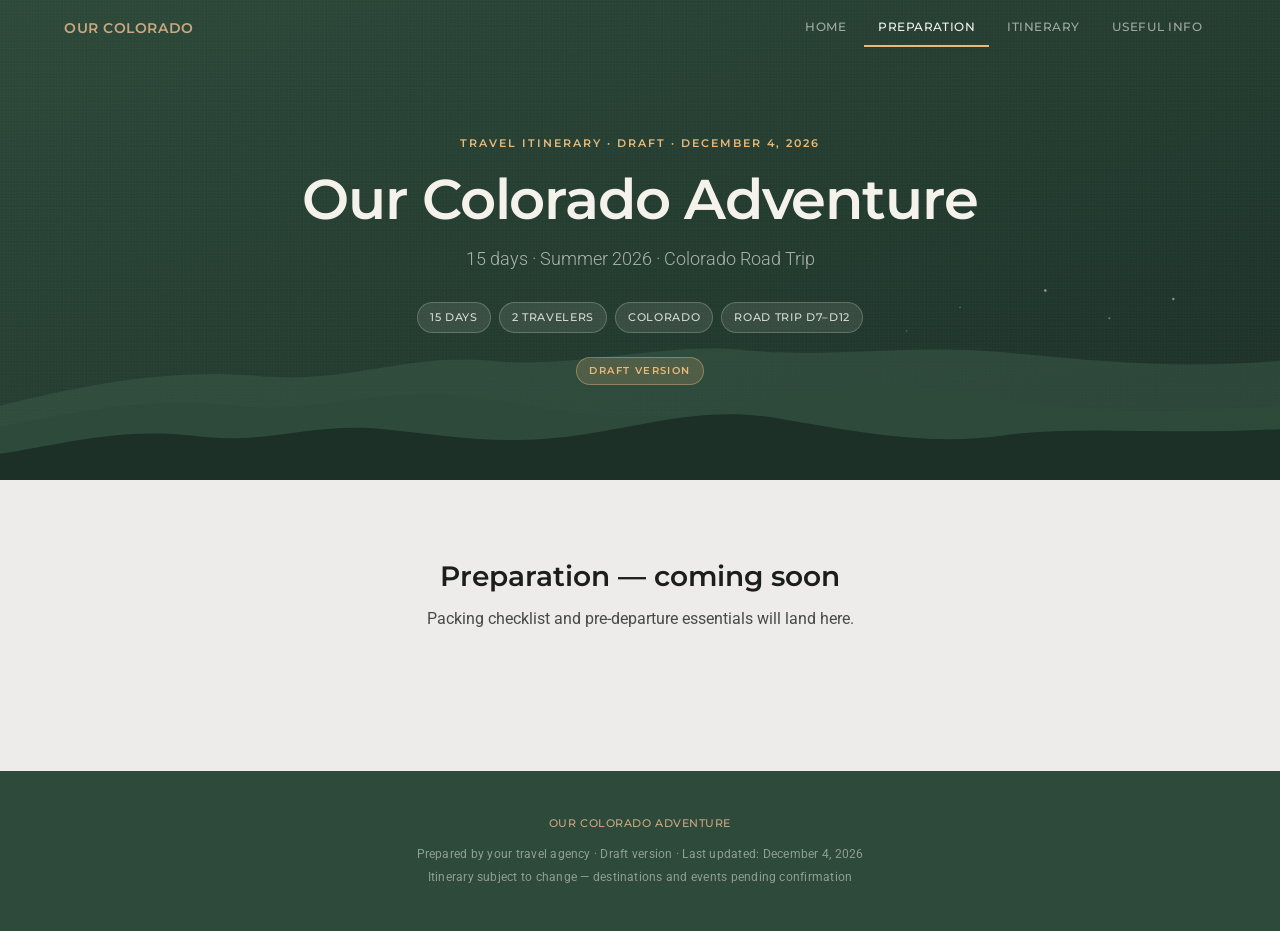
<file: preparation.html>
<!DOCTYPE html>
<html lang="en">
<head>
  <meta charset="UTF-8">
  <meta name="viewport" content="width=device-width, initial-scale=1.0">
  <title>Our Colorado Adventure — Preparation</title>
  <link rel="stylesheet" href="css/tokens.css">
  <link rel="stylesheet" href="css/global.css">
</head>
<body>

  <header class="site-nav" id="site-nav">
    <div class="nav-inner">
      <a href="index.html" class="nav-brand">Our Colorado</a>
      <nav class="nav-links">
        <a href="index.html" class="nav-link">Home</a>
        <a href="preparation.html" class="nav-link nav-link--active">Preparation</a>
        <a href="itinerary.html" class="nav-link">Itinerary</a>
        <a href="useful-info.html" class="nav-link">Useful info</a>
      </nav>
      <button class="nav-hamburger" id="nav-hamburger" aria-label="Menu">
        <span></span><span></span><span></span>
      </button>
    </div>
  </header>

  <section class="hero">
    <div class="hero-inner">
      <div class="hero-eyebrow">Travel Itinerary · Draft · <span data-auto-date></span></div>
      <h1>Our Colorado Adventure</h1>
      <p class="hero-subtitle">15 days · Summer 2026 · Colorado Road Trip</p>
      <div class="hero-chips">
        <span class="hero-chip">15 days</span>
        <span class="hero-chip">2 travelers</span>
        <span class="hero-chip">Colorado</span>
        <span class="hero-chip">Road trip D7–D12</span>
      </div>
      <div><span class="hero-badge">Draft version</span></div>
    </div>
    <svg class="hero-mountains"></svg>
  </section>

  <main style="padding: 80px 24px 60px; text-align: center; max-width: 720px; margin: 0 auto;">
    <h2 style="font-family: var(--font-display); font-size: 28px; color: var(--color-text-primary); margin-bottom: 12px;">Preparation — coming soon</h2>
    <p style="color: var(--color-text-secondary); font-size: 16px;">Packing checklist and pre-departure essentials will land here.</p>
  </main>

  <footer class="site-footer">
    <p class="footer-accent">Our Colorado Adventure</p>
    <p>Prepared by your travel agency · Draft version · Last updated: <span data-auto-date></span></p>
    <p>Itinerary subject to change — destinations and events pending confirmation</p>
  </footer>

  <script src="js/nav.js"></script>
  <script src="js/hero.js"></script>
  <script>
    const today = new Date().toLocaleDateString('en-US', { year: 'numeric', month: 'long', day: 'numeric' });
    document.querySelectorAll('[data-auto-date]').forEach(n => n.textContent = today);
  </script>
</body>
</html>
</file>
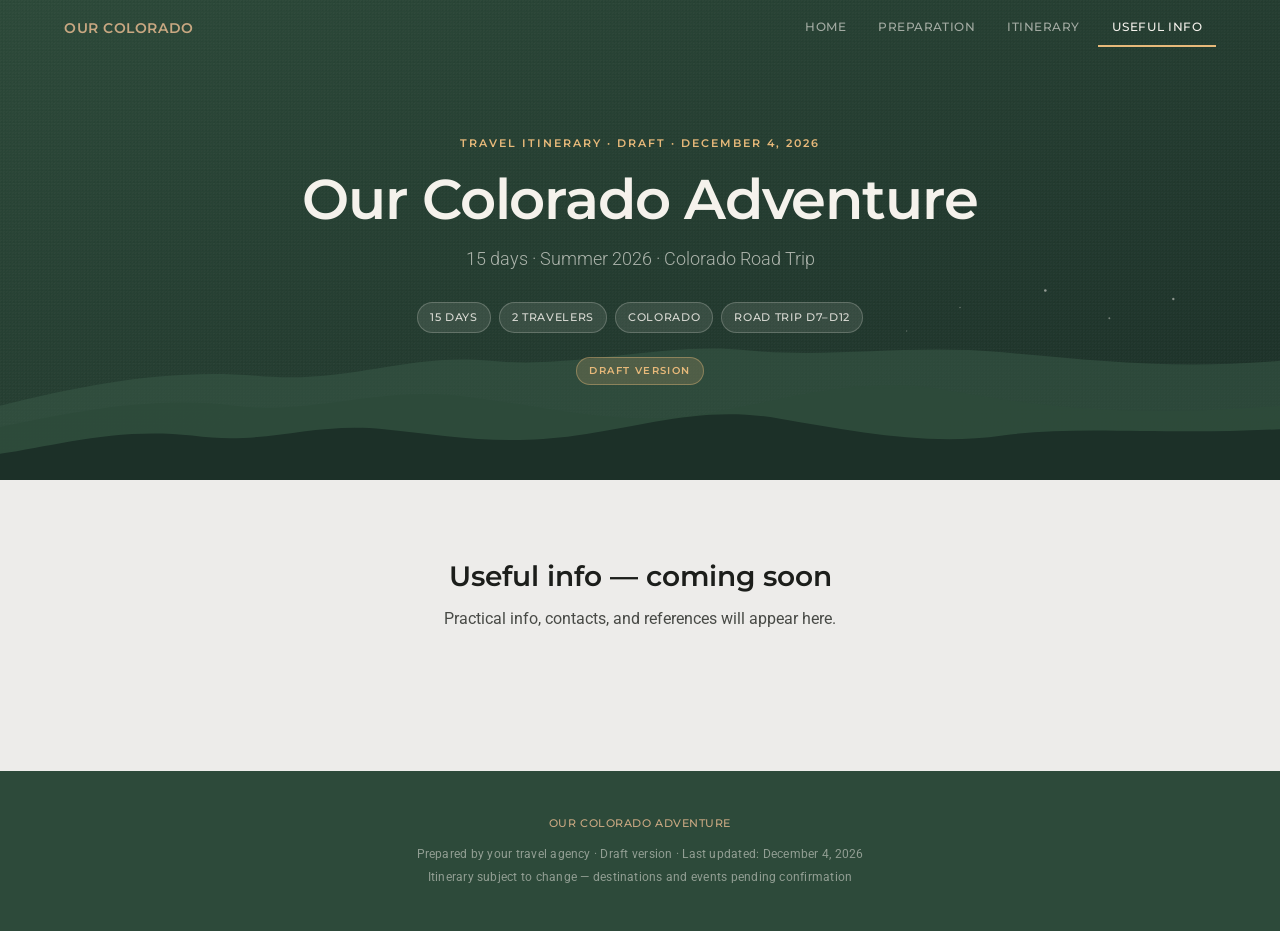
<file: useful-info.html>
<!DOCTYPE html>
<html lang="en">
<head>
  <meta charset="UTF-8">
  <meta name="viewport" content="width=device-width, initial-scale=1.0">
  <title>Our Colorado Adventure — Useful Info</title>
  <link rel="stylesheet" href="css/tokens.css">
  <link rel="stylesheet" href="css/global.css">
</head>
<body>

  <header class="site-nav" id="site-nav">
    <div class="nav-inner">
      <a href="index.html" class="nav-brand">Our Colorado</a>
      <nav class="nav-links">
        <a href="index.html" class="nav-link">Home</a>
        <a href="preparation.html" class="nav-link">Preparation</a>
        <a href="itinerary.html" class="nav-link">Itinerary</a>
        <a href="useful-info.html" class="nav-link nav-link--active">Useful info</a>
      </nav>
      <button class="nav-hamburger" id="nav-hamburger" aria-label="Menu">
        <span></span><span></span><span></span>
      </button>
    </div>
  </header>

  <section class="hero">
    <div class="hero-inner">
      <div class="hero-eyebrow">Travel Itinerary · Draft · <span data-auto-date></span></div>
      <h1>Our Colorado Adventure</h1>
      <p class="hero-subtitle">15 days · Summer 2026 · Colorado Road Trip</p>
      <div class="hero-chips">
        <span class="hero-chip">15 days</span>
        <span class="hero-chip">2 travelers</span>
        <span class="hero-chip">Colorado</span>
        <span class="hero-chip">Road trip D7–D12</span>
      </div>
      <div><span class="hero-badge">Draft version</span></div>
    </div>
    <svg class="hero-mountains"></svg>
  </section>

  <main style="padding: 80px 24px 60px; text-align: center; max-width: 720px; margin: 0 auto;">
    <h2 style="font-family: var(--font-display); font-size: 28px; color: var(--color-text-primary); margin-bottom: 12px;">Useful info — coming soon</h2>
    <p style="color: var(--color-text-secondary); font-size: 16px;">Practical info, contacts, and references will appear here.</p>
  </main>

  <footer class="site-footer">
    <p class="footer-accent">Our Colorado Adventure</p>
    <p>Prepared by your travel agency · Draft version · Last updated: <span data-auto-date></span></p>
    <p>Itinerary subject to change — destinations and events pending confirmation</p>
  </footer>

  <script src="js/nav.js"></script>
  <script src="js/hero.js"></script>
  <script>
    const today = new Date().toLocaleDateString('en-US', { year: 'numeric', month: 'long', day: 'numeric' });
    document.querySelectorAll('[data-auto-date]').forEach(n => n.textContent = today);
  </script>
</body>
</html>
</file>
<file: css/tokens.css>
/* ==========================================================================
   tokens.css
   Single source of truth for all colors, typography, spacing, and motion.
   No hex values should appear anywhere outside this file.
   ========================================================================== */

:root {
  /* ── Page structure ── */
  --color-page-bg:           #EDECEA;
  --color-card-bg:           #FFFFFF;
  --color-card-border:       rgba(28, 30, 27, 0.07);
  --color-card-border-hover: rgba(28, 30, 27, 0.14);
  --color-divider:           rgba(28, 30, 27, 0.08);

  /* ── Navigation ── */
  --color-nav-bg:            #2D4A3A;
  --color-nav-text:          #F5F2EC;
  --color-nav-text-muted:    rgba(245, 242, 236, 0.60);
  --color-nav-accent:        #C9A882;
  --color-nav-active-border: #E7B97A;
  --color-nav-hover-bg:      rgba(245, 242, 236, 0.08);

  /* ── Hero ── */
  --color-hero-bg-from:      #2D4A3A;
  --color-hero-bg-to:        #1C3028;
  --color-hero-title:        #F5F2EC;
  --color-hero-subtitle:     rgba(245, 242, 236, 0.65);
  --color-hero-eyebrow:      #E7B97A;
  --color-hero-badge-bg:     rgba(231, 185, 122, 0.18);
  --color-hero-badge-border: rgba(231, 185, 122, 0.40);
  --color-hero-badge-text:   #E7B97A;
  --color-hero-chip-bg:      rgba(245, 242, 236, 0.10);
  --color-hero-chip-border:  rgba(245, 242, 236, 0.22);
  --color-hero-chip-text:    rgba(245, 242, 236, 0.85);

  /* ── Phase colors ── */
  --color-phase-arvada:      #E7B97A;
  --color-phase-arvada-text: #7A4A08;
  --color-phase-arvada-bg:   rgba(231, 185, 122, 0.15);
  --color-phase-rt:          #6F8A73;
  --color-phase-rt-text:     #2A4A2A;
  --color-phase-rt-bg:       rgba(111, 138, 115, 0.15);
  --color-phase-fin:         #A7C4D9;
  --color-phase-fin-text:    #1A3A5C;
  --color-phase-fin-bg:      rgba(167, 196, 217, 0.15);
  --color-phase-dep:         #C4BFB8;
  --color-phase-dep-text:    #555550;
  --color-phase-dep-bg:      rgba(196, 191, 184, 0.15);

  /* ── Accent colors ── */
  --color-accent-danger:     #C1442E;
  --color-accent-cta:        #3F6B4B;
  --color-accent-cta-hover:  #2D5038;
  --color-accent-highlight:  #F2A65A;
  --color-accent-success:    #6F8A73;
  --color-accent-warning:    #C1442E;

  /* ── Text ── */
  --color-text-primary:      #1C1E1B;
  --color-text-secondary:    #484A46;
  --color-text-muted:        #888880;
  --color-text-on-dark:      #F5F2EC;
  --color-text-on-dark-muted:rgba(245, 242, 236, 0.65);

  /* ── SVG map ── */
  --color-map-bg:            #E8E4DE;
  --color-map-state-co:      #E0DCD4;
  --color-map-state-ut:      #D8D0C8;
  --color-map-state-stroke:  #C4BAA8;
  --color-map-state-label:   #A8A090;
  --color-map-mountain:      #6F8A73;
  --color-map-route-rt:      #6F8A73;
  --color-map-route-spur:    #E7B97A;
  --color-map-route-local:   #A7C4D9;
  --color-map-tooltip-bg:    #1C1E1B;
  --color-map-tooltip-text:  #F5F2EC;

  /* ── Chart ── */
  --color-chart-avg-line:    #C1442E;
  --color-chart-tooltip-bg:  #2D4A3A;
  --color-chart-tooltip-text:#F5F2EC;

  /* ── Checklist ── */
  --color-check-header-bg:   #3F6B4B;
  --color-check-header-text: #F5F2EC;
  --color-check-progress-bg: rgba(111, 138, 115, 0.20);
  --color-check-progress-fill:#6F8A73;
  --color-check-done-bg:     rgba(111, 138, 115, 0.08);
  --color-check-warn:        #C1442E;

  /* ── Events ── */
  --color-event-available:   #6F8A73;
  --color-event-unavailable: #C4BFB8;

  /* ── Footer ── */
  --color-footer-bg:         #2D4A3A;
  --color-footer-text:       rgba(245, 242, 236, 0.50);
  --color-footer-accent:     #C9A882;

  /* ── Typography ── */
  --font-display:            'Montserrat', sans-serif;
  --font-body:               'Roboto', sans-serif;

  /* ── Spacing & radius ── */
  --radius-card:             10px;
  --radius-pill:             20px;
  --radius-btn:              6px;
  --shadow-card:             0 1px 3px rgba(28,30,27,0.06), 0 1px 2px rgba(28,30,27,0.04);
  --shadow-card-hover:       0 4px 12px rgba(28,30,27,0.10);
  --transition-fast:         0.15s ease;
  --transition-med:          0.25s ease;
}
</file>
<file: css/global.css>
/* ==========================================================================
   global.css
   Reset, base typography, shared components (navigation, footer),
   and the print stylesheet. Page-specific styles live in their own files.
   All colors via tokens — no hex values here.
   ========================================================================== */

@import url('https://fonts.googleapis.com/css2?family=Montserrat:wght@400;500;600;700&family=Roboto:wght@300;400;500;700&display=swap');

/* ── Reset ─────────────────────────────────────────────────────────── */
*, *::before, *::after { box-sizing: border-box; }
html, body, h1, h2, h3, h4, h5, h6, p, ul, ol, li, figure, blockquote {
  margin: 0; padding: 0;
}
ul, ol { list-style: none; }
img, svg { display: block; max-width: 100%; }
button { font-family: inherit; cursor: pointer; border: none; background: none; }
a { color: inherit; text-decoration: none; }

html {
  scroll-behavior: smooth;
  -webkit-text-size-adjust: 100%;
}

body {
  font-family: var(--font-body);
  font-size: 15px;
  line-height: 1.6;
  color: var(--color-text-primary);
  background: var(--color-page-bg);
  -webkit-font-smoothing: antialiased;
  -moz-osx-font-smoothing: grayscale;
}

h1, h2, h3, h4, h5, h6 {
  font-family: var(--font-display);
  font-weight: 600;
  line-height: 1.2;
  color: var(--color-text-primary);
}

/* ── Shared navigation ─────────────────────────────────────────────── */
.site-nav {
  position: fixed;
  top: 0; left: 0; right: 0;
  height: 56px;
  z-index: 1000;
  background: transparent;
  transition: background var(--transition-med), box-shadow var(--transition-med);
}

.site-nav.is-scrolled {
  background: var(--color-nav-bg);
  box-shadow: 0 2px 8px rgba(28, 30, 27, 0.12);
}

.nav-inner {
  max-width: 1200px;
  height: 100%;
  margin: 0 auto;
  padding: 0 24px;
  display: flex;
  align-items: center;
  justify-content: space-between;
  gap: 32px;
}

.nav-brand {
  font-family: var(--font-display);
  font-size: 14px;
  font-weight: 600;
  letter-spacing: 0.04em;
  color: var(--color-nav-accent);
  text-transform: uppercase;
}

.nav-links {
  display: flex;
  gap: 4px;
  align-items: center;
}

.nav-link {
  font-family: var(--font-display);
  font-size: 12px;
  font-weight: 500;
  letter-spacing: 0.04em;
  text-transform: uppercase;
  color: var(--color-nav-text-muted);
  padding: 8px 14px;
  border-radius: var(--radius-btn);
  border-bottom: 2px solid transparent;
  transition: color var(--transition-fast), background var(--transition-fast), border-color var(--transition-fast);
}

.nav-link:hover {
  color: var(--color-nav-text);
  background: var(--color-nav-hover-bg);
}

.nav-link--active {
  color: var(--color-nav-text);
  border-bottom-color: var(--color-nav-active-border);
  border-radius: 0;
}

.nav-hamburger {
  display: none;
  width: 32px;
  height: 32px;
  flex-direction: column;
  justify-content: center;
  align-items: center;
  gap: 4px;
}

.nav-hamburger span {
  display: block;
  width: 20px;
  height: 2px;
  background: var(--color-nav-text);
  transition: transform var(--transition-fast), opacity var(--transition-fast);
}

.nav-hamburger.is-open span:nth-child(1) {
  transform: translateY(6px) rotate(45deg);
}
.nav-hamburger.is-open span:nth-child(2) { opacity: 0; }
.nav-hamburger.is-open span:nth-child(3) {
  transform: translateY(-6px) rotate(-45deg);
}

@media (max-width: 768px) {
  .nav-hamburger { display: flex; }
  .nav-links {
    position: absolute;
    top: 56px; left: 0; right: 0;
    background: var(--color-nav-bg);
    flex-direction: column;
    align-items: stretch;
    padding: 8px 0;
    gap: 0;
    transform: translateY(-12px);
    opacity: 0;
    pointer-events: none;
    transition: transform var(--transition-med), opacity var(--transition-med);
    box-shadow: 0 8px 24px rgba(28, 30, 27, 0.18);
  }
  .nav-links.is-open {
    transform: translateY(0);
    opacity: 1;
    pointer-events: auto;
  }
  .nav-link {
    border-radius: 0;
    border-bottom: none;
    padding: 14px 24px;
  }
  .nav-link--active {
    background: var(--color-nav-hover-bg);
    border-left: 2px solid var(--color-nav-active-border);
  }
  /* Always solid background on mobile when menu may be opened */
  .site-nav { background: var(--color-nav-bg); }
}

/* ── Shared footer ─────────────────────────────────────────────────── */
.site-footer {
  background: var(--color-footer-bg);
  color: var(--color-footer-text);
  padding: 40px 24px;
  text-align: center;
  font-size: 12px;
  letter-spacing: 0.02em;
  margin-top: 80px;
}

.site-footer p { margin: 4px 0; }

.site-footer .footer-accent {
  color: var(--color-footer-accent);
  font-family: var(--font-display);
  font-weight: 500;
  letter-spacing: 0.05em;
  text-transform: uppercase;
  font-size: 11px;
  margin-bottom: 12px;
}

/* ── Shared hero ───────────────────────────────────────────────────── */
.hero {
  position: relative;
  min-height: 480px;
  background: linear-gradient(160deg, var(--color-hero-bg-from) 0%, var(--color-hero-bg-to) 100%);
  color: var(--color-hero-title);
  overflow: hidden;
  padding: 120px 20px 0;
  display: flex;
  flex-direction: column;
  justify-content: center;
  align-items: center;
  text-align: center;
}

.hero--compact {
  min-height: 360px;
}

/* Subtle grain overlay (CSS only, no image) */
.hero::before {
  content: "";
  position: absolute;
  inset: 0;
  background-image:
    radial-gradient(circle at 20% 30%, rgba(255,255,255,0.03) 1px, transparent 1px),
    radial-gradient(circle at 80% 70%, rgba(255,255,255,0.025) 1px, transparent 1px),
    radial-gradient(circle at 50% 50%, rgba(0,0,0,0.04) 1px, transparent 1px);
  background-size: 3px 3px, 5px 5px, 4px 4px;
  pointer-events: none;
  opacity: 0.6;
}

.hero-inner {
  position: relative;
  z-index: 2;
  max-width: 720px;
  padding-bottom: 80px;
}

.hero-eyebrow {
  font-family: var(--font-display);
  font-size: 11px;
  font-weight: 600;
  letter-spacing: 0.18em;
  text-transform: uppercase;
  color: var(--color-hero-eyebrow);
  margin-bottom: 18px;
}

.hero h1 {
  font-family: var(--font-display);
  font-size: clamp(36px, 6vw, 56px);
  font-weight: 600;
  letter-spacing: -0.02em;
  color: var(--color-hero-title);
  margin-bottom: 16px;
  line-height: 1.05;
}

.hero-subtitle {
  font-family: var(--font-body);
  font-size: clamp(15px, 2vw, 18px);
  color: var(--color-hero-subtitle);
  font-weight: 300;
  margin-bottom: 28px;
}

.hero-chips {
  display: flex;
  gap: 8px;
  flex-wrap: wrap;
  justify-content: center;
  margin-bottom: 20px;
}

.hero-chip {
  font-family: var(--font-display);
  font-size: 11px;
  font-weight: 500;
  letter-spacing: 0.06em;
  text-transform: uppercase;
  color: var(--color-hero-chip-text);
  background: var(--color-hero-chip-bg);
  border: 1px solid var(--color-hero-chip-border);
  padding: 6px 12px;
  border-radius: var(--radius-pill);
}

.hero-badge {
  display: inline-block;
  font-family: var(--font-display);
  font-size: 10px;
  font-weight: 600;
  letter-spacing: 0.14em;
  text-transform: uppercase;
  color: var(--color-hero-badge-text);
  background: var(--color-hero-badge-bg);
  border: 1px solid var(--color-hero-badge-border);
  padding: 5px 12px;
  border-radius: var(--radius-pill);
  margin-top: 4px;
}

.hero-mountains {
  position: absolute;
  left: 0; right: 0; bottom: 0;
  width: 100%;
  height: auto;
  pointer-events: none;
  z-index: 1;
}

/* ── Print stylesheet ──────────────────────────────────────────────── */
@media print {
  *, *::before, *::after {
    background: transparent !important;
    color: black !important;
    box-shadow: none !important;
    text-shadow: none !important;
    animation: none !important;
    transition: none !important;
  }
  .site-nav, .nav-hamburger, .site-footer { display: none !important; }
  body { font-size: 11pt; }
  h1, h2, h3 { page-break-after: avoid; }
  .day-card, .overview-card { page-break-inside: avoid; }
  a { text-decoration: underline; }
}
</file>
<file: css/itinerary.css>
/* ==========================================================================
   itinerary.css
   Page-specific styles for itinerary.html only.
   Hero, journey overview, SVG map, day cards, chart, events.
   All colors via tokens — no hex values here.
   ========================================================================== */

/* ── Layout containers ────────────────────────────────────────────── */
.page-wrap {
  max-width: 920px;
  margin: 0 auto;
  padding: 0 20px;
}

.section {
  padding: 60px 0;
}

.section--tight { padding: 40px 0; }

.section-eyebrow {
  font-family: var(--font-display);
  font-size: 11px;
  font-weight: 600;
  letter-spacing: 0.12em;
  text-transform: uppercase;
  color: var(--color-text-muted);
  margin-bottom: 8px;
}

.section-title {
  font-family: var(--font-display);
  font-size: 28px;
  font-weight: 600;
  color: var(--color-text-primary);
  margin-bottom: 8px;
  letter-spacing: -0.01em;
}

.section-sub {
  font-size: 15px;
  color: var(--color-text-secondary);
  margin-bottom: 32px;
  max-width: 60ch;
}

/* ── JOURNEY OVERVIEW ─────────────────────────────────────────────── */
.overview-card {
  background: var(--color-card-bg);
  border: 1px solid var(--color-card-border);
  border-radius: var(--radius-card);
  box-shadow: var(--shadow-card);
  padding: 24px 24px 24px;
}

.overview-legend {
  display: flex;
  gap: 24px;
  justify-content: center;
  flex-wrap: wrap;
  margin-top: 24px;
  padding-top: 20px;
  border-top: 1px solid var(--color-divider);
}

.overview-legend-item {
  display: flex;
  align-items: center;
  gap: 8px;
  font-family: var(--font-display);
  font-size: 11px;
  font-weight: 500;
  letter-spacing: 0.04em;
  text-transform: uppercase;
  color: var(--color-text-secondary);
}

.legend-swatch {
  width: 12px;
  height: 12px;
  border-radius: 2px;
}

.timeline-strip-wrap {
  position: relative;
  margin: 0 60px;
  /* Reserve vertical space for above and below annotations (~50px each side + breathing) */
  padding: 60px 0 60px;
}

.timeline-strip {
  position: relative;
  display: flex;
  height: 12px;
  gap: 2px;
  border-radius: 6px;
  overflow: hidden;
}

.timeline-segment {
  height: 100%;
  border-radius: 4px;
}

.timeline-segment.phase-arvada { background: var(--color-phase-arvada); }
.timeline-segment.phase-rt     { background: var(--color-phase-rt); }
.timeline-segment.phase-fin    { background: var(--color-phase-fin); }

/* ── Annotations ─────────────────────────────────────────────────────
   Annotations are absolutely positioned relative to .timeline-strip-wrap.
   We use top/bottom values that anchor them within the wrap's padding zone,
   so they never extend outside the card.
*/
.timeline-annotation {
  position: absolute;
  transform: translateX(-50%);
  text-align: center;
  width: 110px;
  display: flex;
  flex-direction: column;
  align-items: center;
  pointer-events: none;
}

/* Above: occupies the top padding zone of the wrap.
   Annotation top = 0; bottom of conn touches the strip top (which is at padding-top).
   Visual order: label → sub → conn (conn touches the strip below). */
.timeline-annotation--above {
  top: 0;
  bottom: auto;
  height: 60px; /* matches padding-top */
  flex-direction: column; /* DOM: label, sub, conn → visual same */
  justify-content: flex-start;
}

/* Below: occupies the bottom padding zone of the wrap.
   Annotation bottom = 0; top of conn touches the strip bottom.
   Visual order: conn → label → sub (text sits BELOW the connector). */
.timeline-annotation--below {
  bottom: 0;
  top: auto;
  height: 60px;
  flex-direction: column; /* DOM: conn, label, sub → visual same */
  justify-content: flex-start;
}

.timeline-annotation .conn {
  display: block;
  width: 1px;
  background: var(--color-text-muted);
  opacity: 0.55;
  flex: 1; /* fills the remaining vertical space, reaching the strip */
  min-height: 14px;
  margin: 0;
}

.timeline-annotation--above .conn { margin-top: 4px; }
.timeline-annotation--below .conn { margin-bottom: 4px; }

.timeline-annotation .label {
  font-family: var(--font-display);
  font-size: 10.5px;
  font-weight: 600;
  color: var(--color-text-primary);
  letter-spacing: 0.02em;
  line-height: 1.2;
  display: block;
}

.timeline-annotation .sub {
  font-family: var(--font-body);
  font-size: 10px;
  color: var(--color-text-muted);
  line-height: 1.2;
  display: block;
  margin-top: 2px;
}

@media (max-width: 600px) {
  .timeline-strip-wrap {
    margin: 0 16px;
    padding: 56px 0 56px;
  }
  .timeline-annotation {
    width: 88px;
    height: 56px;
  }
  .timeline-annotation .label { font-size: 10px; }
  .timeline-annotation .sub   { font-size: 9px; }
  /* Edge clamps: prevent leftmost/rightmost pins from escaping the card.
     Override the centered transform so the pin hugs its own edge instead.   */
  .timeline-annotation[style*="left: 3.33%"]   { transform: translateX(-20%); }
  .timeline-annotation[style*="left: 96.67%"]  { transform: translateX(-80%); }
}

/* ── SVG MAP ──────────────────────────────────────────────────────── */
.map-card {
  background: var(--color-card-bg);
  border: 1px solid var(--color-card-border);
  border-radius: var(--radius-card);
  box-shadow: var(--shadow-card);
  padding: 24px;
}

.map-header {
  display: flex;
  align-items: center;
  justify-content: space-between;
  flex-wrap: wrap;
  gap: 12px;
  margin-bottom: 16px;
}

.map-filter-status {
  font-family: var(--font-display);
  font-size: 12px;
  font-weight: 500;
  letter-spacing: 0.04em;
  color: var(--color-text-secondary);
}

.map-clear-btn {
  font-family: var(--font-display);
  font-size: 11px;
  font-weight: 500;
  letter-spacing: 0.06em;
  text-transform: uppercase;
  color: var(--color-accent-cta);
  padding: 6px 12px;
  border: 1px solid var(--color-accent-cta);
  border-radius: var(--radius-btn);
  display: none;
  transition: background var(--transition-fast), color var(--transition-fast);
}

.map-clear-btn:hover {
  background: var(--color-accent-cta);
  color: var(--color-text-on-dark);
}

.map-clear-btn.is-visible { display: inline-block; }

.map-svg-wrap {
  position: relative;
  display: flex;
  justify-content: center;
}

.map-svg {
  width: 100%;
  max-width: 700px;
  height: auto;
  background: var(--color-map-bg);
  border-radius: var(--radius-card);
}

.map-svg .stop {
  cursor: pointer;
  transition: transform var(--transition-fast);
  transform-origin: center;
  transform-box: fill-box;
}

.map-svg .stop:hover {
  transform: scale(1.18);
}

.map-svg .stop.is-pulse {
  animation: stopPulse 0.6s ease-out;
}

@keyframes stopPulse {
  0%   { transform: scale(1); }
  50%  { transform: scale(1.4); }
  100% { transform: scale(1); }
}

.map-svg .route {
  cursor: pointer;
  transition: stroke-width var(--transition-fast), opacity var(--transition-fast);
  fill: none;
}

.map-svg .route:hover {
  stroke-width: 4;
}

.map-svg .route.is-active {
  opacity: 1;
  stroke-width: 4;
}

.map-svg .stop-label {
  font-family: var(--font-display);
  font-size: 10px;
  font-weight: 600;
  fill: var(--color-text-primary);
  pointer-events: none;
}

.map-svg .state-label {
  font-family: var(--font-display);
  font-size: 9px;
  font-weight: 500;
  letter-spacing: 0.18em;
  text-transform: uppercase;
  fill: var(--color-map-state-label);
  pointer-events: none;
}

.map-tooltip {
  position: absolute;
  background: var(--color-map-tooltip-bg);
  color: var(--color-map-tooltip-text);
  padding: 8px 12px;
  border-radius: var(--radius-btn);
  font-family: var(--font-body);
  font-size: 12px;
  pointer-events: none;
  opacity: 0;
  transition: opacity var(--transition-fast);
  white-space: nowrap;
  z-index: 10;
  box-shadow: 0 4px 12px rgba(0,0,0,0.2);
}

.map-tooltip.is-visible { opacity: 1; }

.map-tooltip-title {
  font-family: var(--font-display);
  font-weight: 600;
  margin-bottom: 2px;
}

.map-tooltip-meta {
  font-size: 11px;
  opacity: 0.8;
}

.map-actions {
  display: flex;
  gap: 12px;
  margin-top: 20px;
  flex-wrap: wrap;
}

.btn-cta {
  display: inline-flex;
  align-items: center;
  gap: 8px;
  font-family: var(--font-display);
  font-size: 12px;
  font-weight: 500;
  letter-spacing: 0.06em;
  text-transform: uppercase;
  color: var(--color-text-on-dark);
  background: var(--color-accent-cta);
  padding: 12px 18px;
  border-radius: var(--radius-btn);
  transition: background var(--transition-fast);
  flex: 1;
  min-width: 220px;
  justify-content: center;
}

.btn-cta:hover { background: var(--color-accent-cta-hover); }

/* ── DAY FILTER TABS ──────────────────────────────────────────────── */
.day-filter-tabs {
  display: flex;
  gap: 8px;
  flex-wrap: wrap;
  margin-bottom: 24px;
}

.day-tab {
  font-family: var(--font-display);
  font-size: 11px;
  font-weight: 500;
  letter-spacing: 0.06em;
  text-transform: uppercase;
  color: var(--color-text-secondary);
  background: var(--color-card-bg);
  border: 1px solid var(--color-card-border);
  padding: 8px 14px;
  border-radius: var(--radius-pill);
  transition: all var(--transition-fast);
  display: inline-flex;
  align-items: center;
  gap: 6px;
}

.day-tab:hover {
  border-color: var(--color-card-border-hover);
}

.day-tab .dot {
  width: 8px;
  height: 8px;
  border-radius: 50%;
}

.day-tab[data-phase="arvada"] .dot { background: var(--color-phase-arvada); }
.day-tab[data-phase="rt"] .dot     { background: var(--color-phase-rt); }
.day-tab[data-phase="fin"] .dot    { background: var(--color-phase-fin); }

.day-tab.is-active[data-phase="all"]    { background: var(--color-text-primary); color: var(--color-text-on-dark); border-color: var(--color-text-primary); }
.day-tab.is-active[data-phase="arvada"] { background: var(--color-phase-arvada); color: var(--color-phase-arvada-text); border-color: var(--color-phase-arvada); }
.day-tab.is-active[data-phase="rt"]     { background: var(--color-phase-rt); color: var(--color-text-on-dark); border-color: var(--color-phase-rt); }
.day-tab.is-active[data-phase="fin"]    { background: var(--color-phase-fin); color: var(--color-phase-fin-text); border-color: var(--color-phase-fin); }

/* ── DAY CARDS ────────────────────────────────────────────────────── */
.day-cards { display: flex; flex-direction: column; gap: 16px; }

.day-card {
  background: var(--color-card-bg);
  border: 1px solid var(--color-card-border);
  border-radius: var(--radius-card);
  box-shadow: var(--shadow-card);
  overflow: hidden;
  display: grid;
  grid-template-columns: 40% 60%;
  border-left: 2px solid transparent;
  transition: opacity var(--transition-med), max-height var(--transition-med),
              border-color var(--transition-fast), box-shadow var(--transition-fast),
              margin var(--transition-med), padding var(--transition-med);
  max-height: 1200px;
}

.day-card:hover {
  border-color: var(--color-card-border-hover);
  box-shadow: var(--shadow-card-hover);
}

.day-card.is-open {
  border-left-color: var(--color-accent-danger);
}

.day-card.is-filtered-out {
  opacity: 0.3;
  max-height: 80px;
  pointer-events: none;
}

.day-photo {
  position: relative;
  min-height: 220px;
  background-size: cover;
  background-position: center;
  cursor: pointer;
}

.day-photo::after {
  content: "";
  position: absolute;
  inset: 0;
  background: linear-gradient(160deg, rgba(28, 48, 40, 0.35) 0%, rgba(28, 48, 40, 0.78) 100%);
}

.day-photo-overlay {
  position: absolute;
  inset: 0;
  z-index: 2;
  padding: 20px;
  display: flex;
  flex-direction: column;
  justify-content: space-between;
  color: var(--color-text-on-dark);
}

.day-num {
  font-family: var(--font-display);
  font-size: 56px;
  font-weight: 700;
  line-height: 1;
  letter-spacing: -0.03em;
  color: var(--color-text-on-dark);
  text-shadow: 0 2px 12px rgba(0,0,0,0.3);
}

.day-num small {
  display: block;
  font-size: 10px;
  font-weight: 500;
  letter-spacing: 0.18em;
  text-transform: uppercase;
  opacity: 0.7;
  margin-bottom: 4px;
}

.day-title-block .day-phase-tag {
  display: inline-block;
  font-family: var(--font-display);
  font-size: 9px;
  font-weight: 600;
  letter-spacing: 0.12em;
  text-transform: uppercase;
  padding: 3px 8px;
  border-radius: var(--radius-pill);
  margin-bottom: 8px;
}

.day-card[data-phase="arvada"] .day-phase-tag { background: var(--color-phase-arvada); color: var(--color-phase-arvada-text); }
.day-card[data-phase="rt"] .day-phase-tag     { background: var(--color-phase-rt); color: var(--color-text-on-dark); }
.day-card[data-phase="fin"] .day-phase-tag    { background: var(--color-phase-fin); color: var(--color-phase-fin-text); }

.day-title {
  font-family: var(--font-display);
  font-size: 18px;
  font-weight: 600;
  color: var(--color-text-on-dark);
  text-shadow: 0 1px 6px rgba(0,0,0,0.3);
  letter-spacing: -0.005em;
}

.day-subtitle-mini {
  font-size: 12px;
  color: var(--color-text-on-dark-muted);
  margin-top: 4px;
}

.day-content {
  padding: 24px 26px;
  background: var(--color-card-bg);
}

.day-accommodation {
  font-family: var(--font-display);
  font-size: 11px;
  font-weight: 500;
  letter-spacing: 0.06em;
  text-transform: uppercase;
  color: var(--color-text-muted);
  margin-bottom: 16px;
  padding-bottom: 12px;
  border-bottom: 1px solid var(--color-divider);
}

.day-accommodation .acc-label {
  color: var(--color-text-primary);
  font-weight: 600;
}

.day-timeline {
  margin-bottom: 16px;
}

.day-timeline li {
  display: grid;
  grid-template-columns: 80px 1fr;
  gap: 12px;
  padding: 6px 0;
  font-size: 14px;
  color: var(--color-text-secondary);
  line-height: 1.5;
}

.day-timeline .time {
  font-family: var(--font-display);
  font-weight: 500;
  font-size: 12px;
  color: var(--color-text-muted);
  letter-spacing: 0.02em;
  padding-top: 2px;
}

.day-timeline .highlight {
  color: var(--color-accent-highlight);
  font-weight: 500;
  font-family: var(--font-display);
  margin-right: 2px;
}

.day-tips {
  background: var(--color-page-bg);
  border-radius: var(--radius-btn);
  padding: 12px 14px;
  font-size: 13px;
  color: var(--color-text-secondary);
  border-left: 3px solid var(--color-accent-highlight);
  line-height: 1.5;
}

.day-tips strong {
  font-family: var(--font-display);
  font-size: 10px;
  font-weight: 600;
  letter-spacing: 0.12em;
  text-transform: uppercase;
  color: var(--color-text-primary);
  display: block;
  margin-bottom: 4px;
}

.day-maps-link {
  display: inline-block;
  margin-top: 10px;
  font-family: var(--font-display);
  font-size: 11px;
  font-weight: 500;
  letter-spacing: 0.04em;
  color: var(--color-accent-cta);
  border-bottom: 1px solid var(--color-accent-cta);
  padding-bottom: 1px;
}

.day-maps-link:hover { color: var(--color-accent-cta-hover); }

.day-note {
  background: var(--color-phase-rt-bg);
  border-radius: var(--radius-btn);
  padding: 10px 12px;
  font-size: 12px;
  color: var(--color-phase-rt-text);
  margin-bottom: 14px;
  font-style: italic;
}

@media (max-width: 720px) {
  .day-card {
    grid-template-columns: 1fr;
  }
  .day-photo { min-height: 200px; max-height: 200px; }
  .day-num { font-size: 42px; }
  .day-content { padding: 20px; }
  .day-timeline li {
    grid-template-columns: 70px 1fr;
    gap: 10px;
    font-size: 13.5px;
  }
}

/* ── DRIVING DISTANCE CHART ───────────────────────────────────────── */
.chart-card {
  background: var(--color-card-bg);
  border: 1px solid var(--color-card-border);
  border-radius: var(--radius-card);
  box-shadow: var(--shadow-card);
  padding: 24px;
}

.chart-header {
  display: flex;
  justify-content: space-between;
  align-items: center;
  margin-bottom: 20px;
  flex-wrap: wrap;
  gap: 12px;
}

.unit-toggle {
  display: inline-flex;
  background: var(--color-page-bg);
  border-radius: var(--radius-pill);
  padding: 3px;
}

.unit-toggle button {
  font-family: var(--font-display);
  font-size: 11px;
  font-weight: 500;
  letter-spacing: 0.06em;
  text-transform: uppercase;
  color: var(--color-text-muted);
  padding: 6px 14px;
  border-radius: var(--radius-pill);
  transition: all var(--transition-fast);
}

.unit-toggle button.is-active {
  background: var(--color-accent-cta);
  color: var(--color-text-on-dark);
}

.chart-svg-wrap {
  position: relative;
}

.chart-svg {
  width: 100%;
  height: auto;
  display: block;
}

.chart-svg .bar {
  cursor: pointer;
  transition: opacity var(--transition-fast);
}

.chart-svg .bar:hover { opacity: 0.85; }

.chart-svg .bar-rect {
  transform-origin: bottom;
}

.chart-svg .axis-label {
  font-family: var(--font-display);
  font-size: 9px;
  fill: var(--color-text-muted);
  letter-spacing: 0.04em;
}

.chart-svg .y-grid {
  stroke: var(--color-divider);
  stroke-width: 1;
}

.chart-svg .avg-line {
  stroke: var(--color-chart-avg-line);
  stroke-width: 1.5;
  stroke-dasharray: 5, 4;
  fill: none;
}

.chart-svg .avg-label {
  font-family: var(--font-display);
  font-size: 10px;
  font-weight: 600;
  fill: var(--color-chart-avg-line);
  letter-spacing: 0.04em;
}

.chart-tooltip {
  position: absolute;
  background: var(--color-chart-tooltip-bg);
  color: var(--color-chart-tooltip-text);
  padding: 8px 12px;
  border-radius: var(--radius-btn);
  font-family: var(--font-body);
  font-size: 12px;
  pointer-events: none;
  opacity: 0;
  transition: opacity var(--transition-fast);
  white-space: nowrap;
  max-width: 240px;
  white-space: normal;
  z-index: 10;
  box-shadow: 0 4px 12px rgba(0,0,0,0.15);
}

.chart-tooltip.is-visible { opacity: 1; }

.chart-tooltip strong {
  font-family: var(--font-display);
  display: block;
  margin-bottom: 2px;
}

/* ── EVENTS ───────────────────────────────────────────────────────── */
.events-grid {
  display: grid;
  grid-template-columns: 1fr;
  gap: 12px;
}

.event-card {
  background: var(--color-card-bg);
  border: 1px solid var(--color-card-border);
  border-radius: var(--radius-card);
  border-left: 4px solid var(--color-event-available);
  padding: 20px 24px;
  box-shadow: var(--shadow-card);
}

.event-card.is-unavailable {
  border-left-color: var(--color-event-unavailable);
  opacity: 0.55;
}

.event-card.is-unavailable .event-title {
  text-decoration: line-through;
}

.event-tag {
  display: inline-block;
  font-family: var(--font-display);
  font-size: 10px;
  font-weight: 600;
  letter-spacing: 0.12em;
  text-transform: uppercase;
  color: var(--color-event-available);
  margin-bottom: 6px;
}

.event-card.is-unavailable .event-tag {
  color: var(--color-event-unavailable);
}

.event-title {
  font-family: var(--font-display);
  font-size: 16px;
  font-weight: 600;
  color: var(--color-text-primary);
  margin-bottom: 6px;
}

.event-body {
  font-size: 14px;
  color: var(--color-text-secondary);
  line-height: 1.55;
}

.event-warn {
  display: block;
  margin-top: 8px;
  font-size: 12px;
  color: var(--color-accent-warning);
  font-weight: 500;
}

.events-subtitle {
  font-family: var(--font-display);
  font-size: 12px;
  font-weight: 600;
  letter-spacing: 0.1em;
  text-transform: uppercase;
  color: var(--color-text-muted);
  margin: 32px 0 12px;
}

.festivals {
  background: var(--color-card-bg);
  border: 1px solid var(--color-card-border);
  border-radius: var(--radius-card);
  padding: 18px 22px;
  box-shadow: var(--shadow-card);
}

.festivals li {
  padding: 8px 0;
  border-bottom: 1px solid var(--color-divider);
  font-size: 14px;
  color: var(--color-text-secondary);
  line-height: 1.5;
}

.festivals li:last-child { border-bottom: none; }

.festivals li strong {
  color: var(--color-text-primary);
  font-family: var(--font-display);
  font-weight: 600;
  font-size: 13px;
}
</file>
